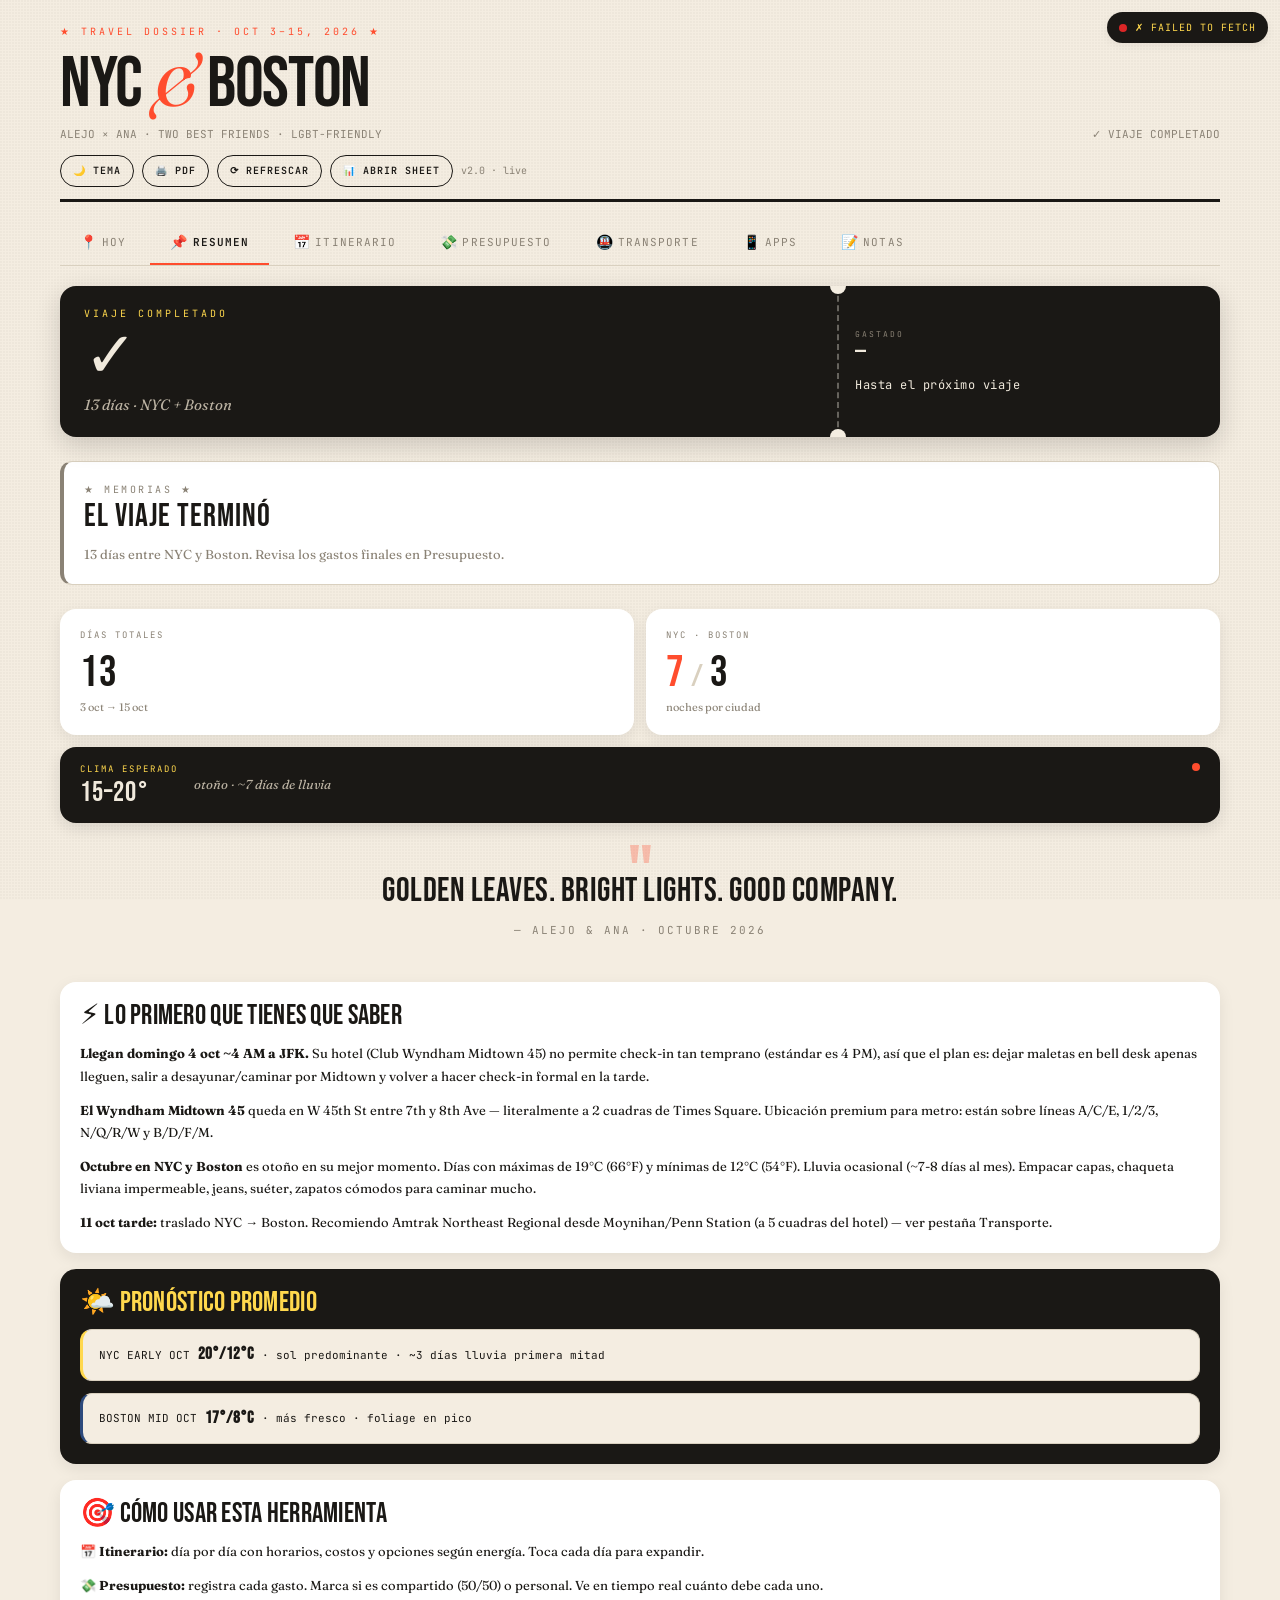
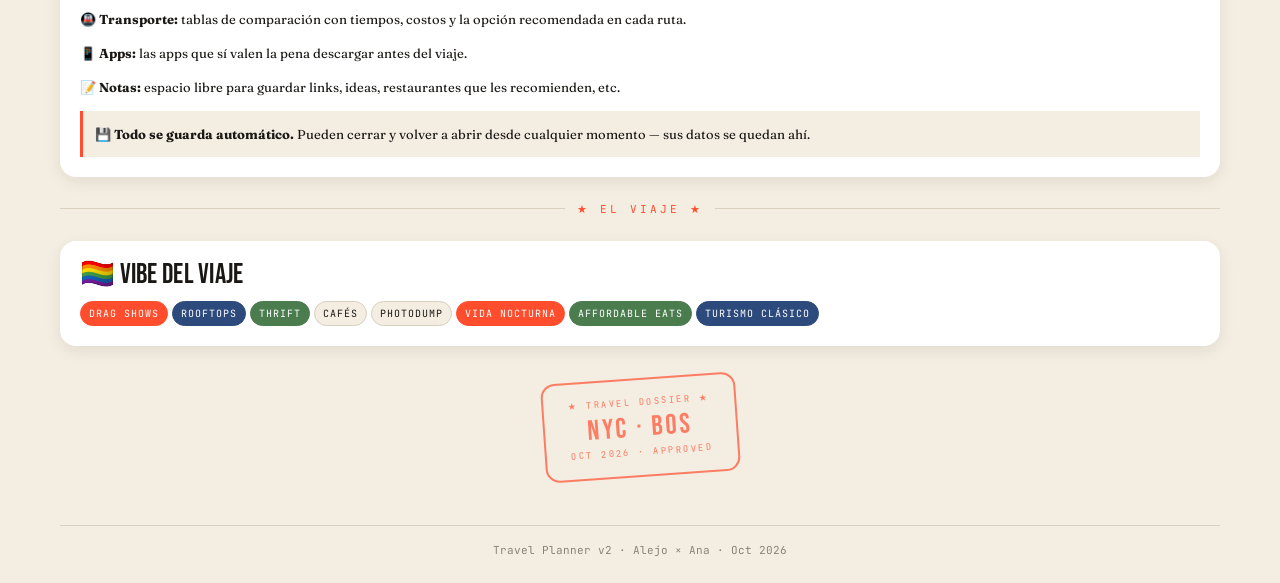
<file: index.html>
<!DOCTYPE html>
<html lang="es">
<head>
  <meta charset="UTF-8">
  <meta name="viewport" content="width=device-width, initial-scale=1.0, viewport-fit=cover">
  <meta name="theme-color" content="#f4ede1">
  <meta name="color-scheme" content="light">

  <title>NYC + BOS · Alejo & Ana · Oct 2026</title>
  <meta name="description" content="Travel dossier — NYC + Boston · Octubre 2026 · Alejo & Ana">

  <!-- ===================== PWA ===================== -->
  <link rel="manifest" href="manifest.json">

  <!-- Favicons -->
  <link rel="icon" type="image/png" sizes="32x32" href="icons/favicon-32.png">
  <link rel="icon" type="image/png" sizes="16x16" href="icons/favicon-16.png">
  <link rel="icon" type="image/svg+xml" href="icons/icon.svg">

  <!-- iOS Safari · instalación en pantalla de inicio -->
  <link rel="apple-touch-icon" href="icons/apple-touch-icon.png">
  <meta name="apple-mobile-web-app-capable" content="yes">
  <meta name="apple-mobile-web-app-status-bar-style" content="black-translucent">
  <meta name="apple-mobile-web-app-title" content="NYC + BOS">
  <meta name="mobile-web-app-capable" content="yes">

  <!-- Open Graph -->
  <meta property="og:title" content="NYC + BOS · Alejo & Ana">
  <meta property="og:description" content="Travel dossier · Oct 3–15, 2026">
  <meta property="og:type" content="website">
  <meta property="og:image" content="icons/icon-512.png">

  <!-- Fuentes -->
  <link rel="preconnect" href="https://fonts.googleapis.com">
  <link rel="preconnect" href="https://fonts.gstatic.com" crossorigin>
  <link href="https://fonts.googleapis.com/css2?family=Bebas+Neue&family=Fraunces:ital,wght@0,400;0,600;0,800;1,400&family=JetBrains+Mono:wght@400;600&display=swap" rel="stylesheet">

  <!-- Hojas de estilo (orden: tokens → base → layout → components → views → budget → responsive) -->
  <link rel="stylesheet" href="css/tokens.css">
  <link rel="stylesheet" href="css/base.css">
  <link rel="stylesheet" href="css/layout.css">
  <link rel="stylesheet" href="css/components.css">
  <link rel="stylesheet" href="css/views.css">
  <link rel="stylesheet" href="css/budget.css">
  <link rel="stylesheet" href="css/responsive.css">
  <link rel="stylesheet" href="css/motion.css">
  <script>
    // Anti-parpadeo: aplica el tema guardado ANTES de pintar
    (function () {
      try {
        var t = localStorage.getItem('tp2.theme');
        if (!t) {
          t = window.matchMedia && window.matchMedia('(prefers-color-scheme: dark)').matches ? 'dark' : 'light';
        }
        document.documentElement.setAttribute('data-theme', t);
      } catch (e) {}
    })();
  </script>
</head>
<body>

  <!-- ===================== SYNC STATUS ===================== -->
  <div class="sync-status sync-status--idle" id="sync-status" role="status" aria-live="polite">
    <span class="sync-status__dot"></span>
    <span id="sync-status-text">Iniciando...</span>
  </div>

  <!-- ===================== ERROR BANNER (persistente) ===================== -->
  <div id="error-banner" class="error-banner" role="alert" aria-live="assertive" hidden></div>

  <!-- ===================== APP WRAPPER ===================== -->
  <div class="wrap">

    <!-- ===================== HEADER ===================== -->
    <header class="site-header" role="banner">
      <p class="site-header__kicker">★ Travel Dossier · Oct 3–15, 2026 ★</p>
      <h1 class="site-header__title">
        NYC <span class="site-header__amp">&amp;</span> BOSTON
      </h1>
      <div class="site-header__sub">
        <span>ALEJO × ANA · TWO BEST FRIENDS · LGBT-FRIENDLY</span>
        <span id="trip-counter">— LOADING —</span>
      </div>
      <div class="site-header__actions">
        <button class="btn--ghost btn" id="theme-btn" type="button" aria-label="Cambiar tema claro/oscuro" title="Tema claro/oscuro">🌙 Tema</button>
        <button class="btn--ghost btn" id="export-pdf-btn" type="button" title="Exportar itinerario a PDF">🖨️ PDF</button>
        <button class="btn--ghost btn" id="refresh-btn" type="button">⟳ Refrescar</button>
        <button class="btn--ghost btn" id="open-sheet-btn" type="button">📊 Abrir Sheet</button>
        <span style="font-family: var(--font-mono); font-size: 10px; color: var(--text-muted);" id="app-version">v2.0 · BUILDING</span>
      </div>
    </header>

    <!-- ===================== TABS ===================== -->
    <nav class="tabs" role="tablist" aria-label="Secciones del dossier">
      <button class="tab is-active" role="tab" data-tab="today"     aria-selected="true"  aria-controls="today"     type="button">
        <span class="tab__icon" aria-hidden="true">📍</span> Hoy
      </button>
      <button class="tab" role="tab" data-tab="overview"  aria-selected="false" aria-controls="overview"  type="button">
        <span class="tab__icon" aria-hidden="true">📌</span> Resumen
      </button>
      <button class="tab" role="tab" data-tab="itinerary" aria-selected="false" aria-controls="itinerary" type="button">
        <span class="tab__icon" aria-hidden="true">📅</span> Itinerario
      </button>
      <button class="tab" role="tab" data-tab="budget"    aria-selected="false" aria-controls="budget"    type="button">
        <span class="tab__icon" aria-hidden="true">💸</span> Presupuesto
      </button>
      <button class="tab" role="tab" data-tab="transport" aria-selected="false" aria-controls="transport" type="button">
        <span class="tab__icon" aria-hidden="true">🚇</span> Transporte
      </button>
      <button class="tab" role="tab" data-tab="apps"      aria-selected="false" aria-controls="apps"      type="button">
        <span class="tab__icon" aria-hidden="true">📱</span> Apps
      </button>
      <button class="tab" role="tab" data-tab="notes"     aria-selected="false" aria-controls="notes"     type="button">
        <span class="tab__icon" aria-hidden="true">📝</span> Notas
      </button>
    </nav>

    <!-- ===================== PANELS ===================== -->
    <main class="panels" role="main">

      <!-- Today: lo monta js/views/today.js -->
      <section class="panel is-active" id="today" role="tabpanel"></section>

      <!-- Overview: lo monta js/views/overview.js -->
      <section class="panel" id="overview" role="tabpanel"></section>

      <!-- Itinerary: lo monta js/views/itinerary.js -->
      <section class="panel" id="itinerary" role="tabpanel"></section>

      <!-- Budget: lo monta js/views/budget.js -->
      <section class="panel" id="budget" role="tabpanel"></section>

      <!-- Transport: lo monta js/views/transport.js -->
      <section class="panel" id="transport" role="tabpanel"></section>

      <!-- Apps: lo monta js/views/apps.js -->
      <section class="panel" id="apps" role="tabpanel"></section>

      <!-- Notes: lo monta js/views/notes.js -->
      <section class="panel" id="notes" role="tabpanel"></section>

    </main>

    <footer class="site-footer" role="contentinfo">
      <p>Travel Planner v2 · Alejo × Ana · Oct 2026</p>
    </footer>

  </div>

  <script type="module" src="js/app.js"></script>

</body>
</html>
</file>
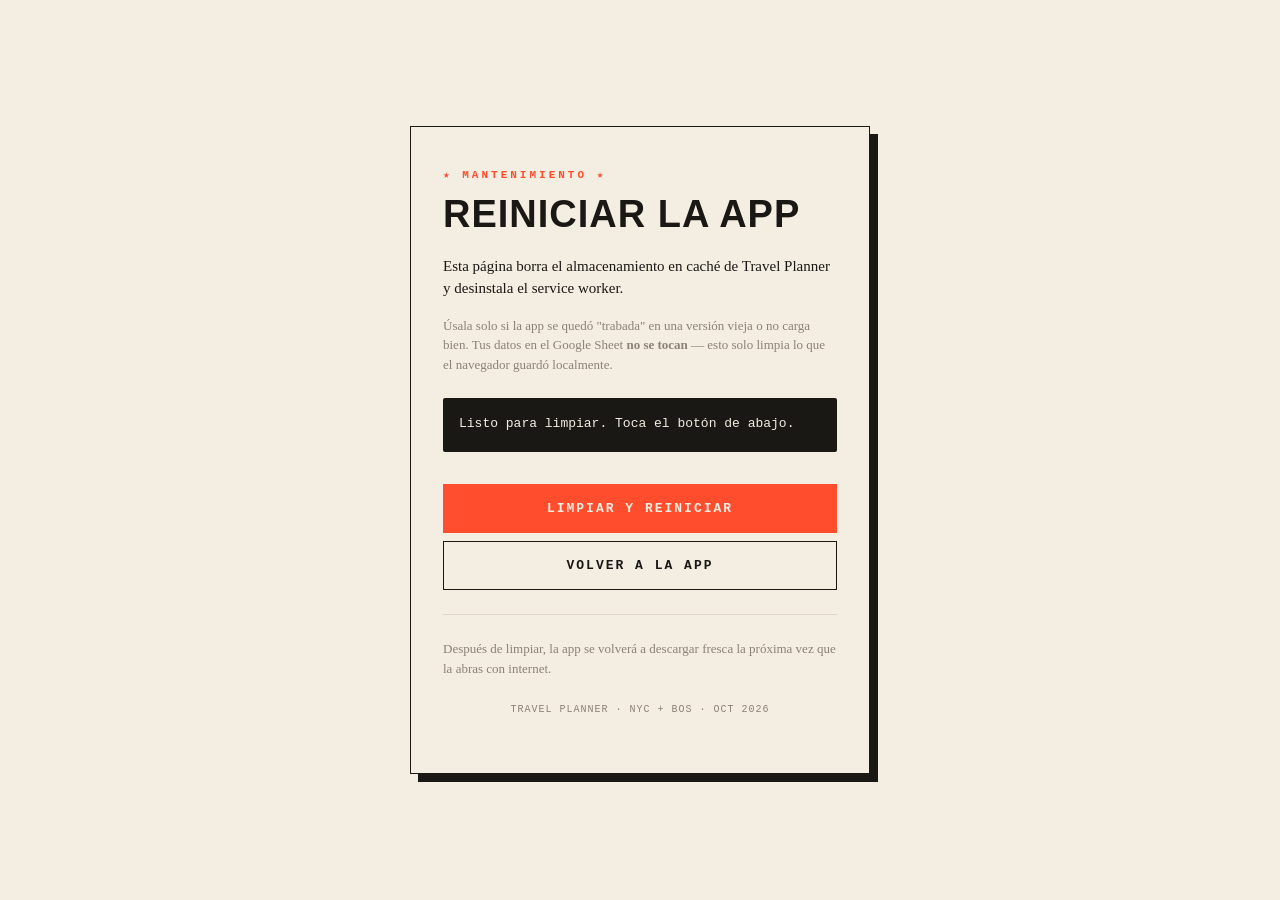
<file: sw-uninstall.html>
<!DOCTYPE html>
<html lang="es">
<head>
  <meta charset="UTF-8">
  <meta name="viewport" content="width=device-width, initial-scale=1.0">
  <meta name="robots" content="noindex">
  <title>Reset · Travel Planner</title>
  <style>
    :root {
      --paper: #f4ede1; --ink: #1a1815; --accent: #ff4d2e;
      --yellow: #ffd84d; --muted: #8a8275; --line: #e0d7c8;
    }
    * { margin: 0; padding: 0; box-sizing: border-box; }
    body {
      font-family: Georgia, 'Times New Roman', serif;
      background: var(--paper); color: var(--ink);
      min-height: 100vh; display: flex; align-items: center;
      justify-content: center; padding: 24px; line-height: 1.5;
    }
    .card {
      width: 100%; max-width: 460px; background: var(--paper);
      border: 1px solid var(--ink); padding: 40px 32px;
      box-shadow: 8px 8px 0 var(--ink);
    }
    .kicker {
      font-family: 'Courier New', monospace; font-size: 11px;
      letter-spacing: 3px; text-transform: uppercase;
      color: var(--accent); margin-bottom: 12px; font-weight: bold;
    }
    h1 {
      font-family: 'Arial Narrow', 'Helvetica Neue', sans-serif;
      font-size: 38px; line-height: 1.05; letter-spacing: 1px;
      text-transform: uppercase; margin-bottom: 20px; font-weight: 800;
    }
    p { font-size: 15px; margin-bottom: 16px; color: var(--ink); }
    .muted { color: var(--muted); font-size: 13px; }
    .status {
      font-family: 'Courier New', monospace; font-size: 13px;
      padding: 16px; background: var(--ink); color: var(--paper);
      margin: 24px 0; min-height: 54px; white-space: pre-line;
      border-radius: 2px;
    }
    .status b { color: var(--yellow); }
    .status .ok { color: #7ee787; }
    .status .err { color: #ff7b72; }
    button {
      font-family: 'Courier New', monospace; font-size: 13px;
      letter-spacing: 2px; text-transform: uppercase; font-weight: bold;
      padding: 16px 24px; width: 100%; cursor: pointer;
      border: 1px solid var(--ink); transition: transform 0.1s, background 0.15s;
      margin-top: 8px;
    }
    button:active { transform: translate(2px, 2px); }
    .btn-primary { background: var(--accent); color: var(--paper); border-color: var(--accent); }
    .btn-primary:hover { background: #e63e20; }
    .btn-secondary { background: transparent; color: var(--ink); }
    .btn-secondary:hover { background: var(--line); }
    button:disabled { opacity: 0.4; cursor: not-allowed; }
    .divider { height: 1px; background: var(--line); margin: 24px 0; }
    .footer {
      font-family: 'Courier New', monospace; font-size: 10px;
      letter-spacing: 1px; color: var(--muted); text-align: center;
      margin-top: 24px; text-transform: uppercase;
    }
  </style>
</head>
<body>
  <div class="card">
    <p class="kicker">★ Mantenimiento ★</p>
    <h1>Reiniciar la app</h1>
    <p>Esta página borra el almacenamiento en caché de Travel Planner y desinstala el service worker.</p>
    <p class="muted">Úsala solo si la app se quedó "trabada" en una versión vieja o no carga bien. Tus datos en el Google Sheet <b>no se tocan</b> &mdash; esto solo limpia lo que el navegador guardó localmente.</p>
    <div class="status" id="status" role="status" aria-live="polite">Listo para limpiar. Toca el botón de abajo.</div>
    <button class="btn-primary" id="reset-btn" type="button">Limpiar y reiniciar</button>
    <button class="btn-secondary" id="back-btn" type="button">Volver a la app</button>
    <div class="divider"></div>
    <p class="muted" style="margin-bottom: 0;">Después de limpiar, la app se volverá a descargar fresca la próxima vez que la abras con internet.</p>
    <p class="footer">Travel Planner &middot; NYC + BOS &middot; Oct 2026</p>
  </div>
  <script>
    (function () {
      'use strict';
      var statusEl = document.getElementById('status');
      var resetBtn = document.getElementById('reset-btn');
      var backBtn = document.getElementById('back-btn');
      function log(msg, cls) {
        statusEl.innerHTML = cls ? '<span class="' + cls + '">' + msg + '</span>' : msg;
      }
      function append(msg, cls) {
        var line = cls ? '<span class="' + cls + '">' + msg + '</span>' : msg;
        statusEl.innerHTML += '\n' + line;
      }
      backBtn.addEventListener('click', function () { window.location.href = './'; });
      resetBtn.addEventListener('click', async function () {
        resetBtn.disabled = true;
        backBtn.disabled = true;
        log('Iniciando limpieza...', '');
        var hadErrors = false;
        try {
          if ('serviceWorker' in navigator) {
            var regs = await navigator.serviceWorker.getRegistrations();
            if (regs.length === 0) {
              append('\u2022 No hab\u00eda service workers registrados.');
            } else {
              for (var i = 0; i < regs.length; i++) { await regs[i].unregister(); }
              append('\u2022 Service workers desinstalados: ' + regs.length, 'ok');
            }
          } else {
            append('\u2022 Este navegador no usa service workers.');
          }
        } catch (err) {
          hadErrors = true;
          append('\u2022 Error desinstalando SW: ' + err.message, 'err');
        }
        try {
          if ('caches' in window) {
            var keys = await caches.keys();
            if (keys.length === 0) {
              append('\u2022 No hab\u00eda caches que borrar.');
            } else {
              for (var j = 0; j < keys.length; j++) { await caches.delete(keys[j]); }
              append('\u2022 Caches borrados: ' + keys.length, 'ok');
            }
          }
        } catch (err) {
          hadErrors = true;
          append('\u2022 Error borrando caches: ' + err.message, 'err');
        }
        if (hadErrors) {
          append('\nTerminado con algunos errores. Puedes intentar de nuevo.', 'err');
          resetBtn.disabled = false;
          resetBtn.textContent = 'Intentar de nuevo';
        } else {
          append('\n\u2713 Limpieza completa.', 'ok');
          append('Redirigiendo a la app en 3 segundos...');
          backBtn.disabled = false;
          backBtn.textContent = 'Ir ahora';
          setTimeout(function () { window.location.href = './'; }, 3000);
        }
      });
    })();
  </script>
</body>
</html>
</file>
<file: css/tokens.css>
/* ============================================================
   TOKENS · Design system del Travel Planner
   Única fuente de verdad para colores, tipografía y espaciado.
   ============================================================ */

:root {

  /* ====== PALETA BASE (identidad del proyecto) ====== */
  --color-paper:        #f4ede1;   /* fondo crema, "papel" */
  --color-ink:          #1a1815;   /* negro suave, texto principal */
  --color-accent:       #ff4d2e;   /* naranja vibrante, CTAs y énfasis */
  --color-accent-2:     #ffd84d;   /* amarillo, destacados y números */
  --color-green:        #4a7c4e;   /* verde para tags positivos / eco */
  --color-blue:         #2d4a7c;   /* azul para tags fríos / Boston */
  --color-muted:        #8a8275;   /* texto secundario */
  --color-line:         #d9d0bf;   /* bordes sutiles */
  --color-white:        #ffffff;
  --color-paper-alt:    #ffe89c;   /* amarillo claro para gradientes de hack */

  /* ====== TOKENS SEMÁNTICOS (los que usan los componentes) ====== */
  --bg:                 var(--color-paper);
  --surface:            var(--color-white);
  --surface-dark:       var(--color-ink);
  --surface-accent:     var(--color-accent);
  --surface-paper:      var(--color-paper);

  --text:               var(--color-ink);
  --text-on-dark:       var(--color-paper);
  --text-on-accent:     var(--color-white);
  --text-muted:         var(--color-muted);
  --text-accent:        var(--color-accent);
  --text-highlight:     var(--color-accent-2);

  --border:             var(--color-line);
  --border-strong:      var(--color-ink);

  /* ====== ESTADOS ====== */
  --success:            var(--color-green);
  --warning:            #d97706;
  --danger:             #dc2626;
  --info:               var(--color-blue);

  /* Paneles SIEMPRE oscuros (boarding pass, hero, climate, etc.)
     No se invierten en modo oscuro: siempre tinta + texto claro */
  --panel-dark:         #1a1815;
  --panel-dark-soft:    #26231f;
  --panel-dark-text:    #f0e9dc;

  /* ====== TIPOGRAFÍA ====== */
  --font-display:       'Bebas Neue', system-ui, sans-serif;
  --font-body:          'Fraunces', Georgia, serif;
  --font-mono:          'JetBrains Mono', 'Courier New', monospace;

  /* Escala fluida con clamp(min, preferred, max) */
  --text-xs:            11px;
  --text-sm:            13px;
  --text-base:          15px;
  --text-lg:            17px;
  --text-xl:            20px;
  --text-2xl:           clamp(22px, 4vw, 28px);
  --text-3xl:           clamp(28px, 5vw, 36px);
  --text-4xl:           clamp(32px, 6vw, 48px);
  --text-hero:          clamp(38px, 9vw, 72px);

  /* Pesos */
  --weight-normal:      400;
  --weight-semibold:    600;
  --weight-bold:        700;
  --weight-extrabold:   800;

  /* Line heights */
  --leading-tight:      1;
  --leading-snug:       1.2;
  --leading-normal:     1.5;
  --leading-relaxed:    1.7;

  /* Letter spacing */
  --tracking-tight:     -0.02em;
  --tracking-normal:    0;
  --tracking-wide:      0.1em;
  --tracking-wider:     0.15em;
  --tracking-widest:    0.3em;

  /* ====== ESPACIADO (múltiplos de 4) ====== */
  --space-1:            4px;
  --space-2:            8px;
  --space-3:            12px;
  --space-4:            16px;
  --space-5:            20px;
  --space-6:            24px;
  --space-8:            32px;
  --space-10:           40px;
  --space-12:           48px;
  --space-16:           64px;
  --space-20:           80px;

  /* ====== BORDES Y RADIOS ====== */
  /* Rediseño: radios suaves/redondeados en toda la app */
  --radius-none:        0;
  --radius-xs:          12px;      /* antes 2px — ahora suave (cards, botones) */
  --radius-sm:          14px;
  --radius-md:          16px;
  --radius-pill:        9999px;

  --border-width:       1px;
  --border-width-thick: 3px;

  /* ====== SOMBRAS SUAVES (rediseño editorial premium) ====== */
  --shadow-sm:          0 3px 10px rgba(26, 24, 21, 0.06);
  --shadow-md:          0 5px 16px rgba(26, 24, 21, 0.08);
  --shadow-lg:          0 8px 24px rgba(26, 24, 21, 0.14);
  --shadow-accent:      0 5px 16px rgba(255, 77, 46, 0.18);
  --shadow-accent-lg:   0 8px 24px rgba(255, 77, 46, 0.22);

  /* ====== TRANSICIONES ====== */
  --transition-fast:    0.15s ease;
  --transition-base:    0.25s ease;
  --transition-slow:    0.4s ease;

  /* Easings expresivos (Fase 8.1) */
  --ease-out:           cubic-bezier(0.16, 1, 0.3, 1);    /* salida suave */
  --ease-spring:        cubic-bezier(0.34, 1.56, 0.64, 1); /* leve rebote */
  --ease-in-out:        cubic-bezier(0.65, 0, 0.35, 1);
  --motion-stagger:     60ms;  /* retraso entre cards en cascada */

  /* ====== Z-INDEX (escalera ordenada) ====== */
  --z-base:             0;
  --z-grain:            1;
  --z-content:          2;
  --z-sticky:           50;
  --z-sync-status:      900;
  --z-toast:            1000;
  --z-modal:            9999;

  /* ====== LAYOUT ====== */
  --wrap-max:           1200px;
  --wrap-padding-x:     16px;
  --wrap-padding-y:     20px;
  --header-border:      3px;

  /* ====== TOUCH TARGETS ====== */
  --touch-min:          44px;     /* mínimo accesible (Apple/Google) */

  /* ====== BREAKPOINTS (referencia para JS) ====== */
  --bp-sm:              600px;
  --bp-md:              768px;
  --bp-lg:              1024px;
  --bp-xl:              1280px;
}

/* ============================================================
   MODO OSCURO
   Solo redefine tokens SEMÁNTICOS. Los componentes no cambian:
   leen estas variables y se adaptan solos.
   Fondo: tinta cálida (no negro puro) para mantener el carácter
   editorial. Acentos naranja/amarillo se conservan.
   ============================================================ */
[data-theme="dark"] {
  --color-paper:        #1c1a17;   /* fondo: tinta cálida profunda */
  --color-ink:          #f0e9dc;   /* "texto tinta" ahora es claro */

  --bg:                 #161412;   /* fondo base un poco más oscuro */
  --surface:            #26231f;   /* cards: tinta cálida elevada */
  --surface-dark:       #0f0e0c;   /* cards oscuras: casi negro */
  --surface-accent:     var(--color-accent);
  --surface-paper:      #2e2a25;

  --text:               #f0e9dc;   /* texto principal claro */
  --text-on-dark:       #f0e9dc;
  --text-on-accent:     #1a1815;   /* sobre naranja: tinta */
  --text-muted:         #a39b8c;   /* secundario, legible en oscuro */
  --text-accent:        var(--color-accent);
  --text-highlight:     var(--color-accent-2);

  --border:             #3a352e;   /* bordes sutiles en oscuro */
  --border-strong:      #f0e9dc;

  /* Sombras: en oscuro casi no se ven, así que sutiles y frías */
  --shadow-sm:          0 3px 10px rgba(0, 0, 0, 0.35);
  --shadow-md:          0 5px 16px rgba(0, 0, 0, 0.45);
  --shadow-lg:          0 8px 24px rgba(0, 0, 0, 0.55);
  --shadow-accent:      0 5px 16px rgba(255, 77, 46, 0.3);
  --shadow-accent-lg:   0 8px 24px rgba(255, 77, 46, 0.35);
}
</file>
<file: css/base.css>
/* ============================================================
   BASE · Reset, body, grain, foco, selección
   Capa cimiento. Después de tokens.css, antes de todo lo demás.
   ============================================================ */

/* ---------- Reset moderno ---------- */
*, *::before, *::after {
  box-sizing: border-box;
  margin: 0;
  padding: 0;
  -webkit-tap-highlight-color: transparent;
}

html {
  -webkit-text-size-adjust: 100%;
  -moz-text-size-adjust: 100%;
  text-size-adjust: 100%;
  scroll-behavior: smooth;
}

body {
  min-height: 100vh;
  min-height: 100dvh;
  font-family: var(--font-body);
  font-size: var(--text-base);
  font-weight: var(--weight-normal);
  line-height: var(--leading-normal);
  color: var(--text);
  background: var(--bg);
  -webkit-font-smoothing: antialiased;
  -moz-osx-font-smoothing: grayscale;
  text-rendering: optimizeLegibility;
  overflow-x: hidden;
}

/* Tipografía heredada en formularios */
input, button, textarea, select {
  font: inherit;
  color: inherit;
}

/* Imágenes responsivas */
img, picture, svg, video {
  display: block;
  max-width: 100%;
}

/* Listas sin estilo por defecto */
ul, ol {
  list-style: none;
}

/* Links neutros por defecto */
a {
  color: inherit;
  text-decoration: none;
}

/* Headings respetan la jerarquía via clases, no via tag */
h1, h2, h3, h4, h5, h6 {
  font-weight: inherit;
  font-size: inherit;
  line-height: var(--leading-snug);
}

/* Botones sin estilo nativo */
button {
  background: none;
  border: none;
  cursor: pointer;
  text-align: inherit;
}

/* Inputs sin estilo nativo */
input, textarea, select {
  background: none;
  border: none;
  outline: none;
}

/* ---------- Efecto grain (textura de papel impreso) ---------- */
body::before {
  content: '';
  position: fixed;
  inset: 0;
  background-image: radial-gradient(
    circle at 1px 1px,
    rgba(0, 0, 0, 0.06) 1px,
    transparent 0
  );
  background-size: 3px 3px;
  pointer-events: none;
  z-index: var(--z-grain);
  opacity: 0.4;
}

/* ---------- Foco accesible (solo con teclado) ---------- */
:focus {
  outline: none;
}

:focus-visible {
  outline: 2px solid var(--color-accent);
  outline-offset: 2px;
  border-radius: var(--radius-xs);
}

/* ---------- Selección de texto ---------- */
::selection {
  background: var(--color-accent);
  color: var(--color-white);
}

::-moz-selection {
  background: var(--color-accent);
  color: var(--color-white);
}

/* ---------- Scrollbar (WebKit + Firefox) ---------- */
* {
  scrollbar-width: thin;
  scrollbar-color: var(--color-muted) transparent;
}

*::-webkit-scrollbar {
  width: 8px;
  height: 8px;
}

*::-webkit-scrollbar-track {
  background: transparent;
}

*::-webkit-scrollbar-thumb {
  background: var(--color-muted);
  border-radius: var(--radius-pill);
}

*::-webkit-scrollbar-thumb:hover {
  background: var(--color-ink);
}

/* Ocultar scrollbar pero mantener scroll (utilidad) */
.no-scrollbar {
  scrollbar-width: none;
}
.no-scrollbar::-webkit-scrollbar {
  display: none;
}

/* ---------- Accesibilidad: ocultar visualmente pero mantener para screen readers ---------- */
.visually-hidden {
  position: absolute;
  width: 1px;
  height: 1px;
  padding: 0;
  margin: -1px;
  overflow: hidden;
  clip: rect(0, 0, 0, 0);
  white-space: nowrap;
  border: 0;
}

/* ---------- Respeto a preferencia de movimiento reducido ---------- */
@media (prefers-reduced-motion: reduce) {
  *, *::before, *::after {
    animation-duration: 0.01ms !important;
    animation-iteration-count: 1 !important;
    transition-duration: 0.01ms !important;
    scroll-behavior: auto !important;
  }
}

/* ---------- Contenedor principal ---------- */
.wrap {
  max-width: var(--wrap-max);
  margin: 0 auto;
  padding: var(--wrap-padding-y) var(--wrap-padding-x);
  position: relative;
  z-index: var(--z-content);
}
</file>
<file: css/layout.css>
/* ============================================================
   LAYOUT · Header, tabs, paneles, grid system
   Construye sobre tokens.css y base.css
   ============================================================ */

/* ---------- HEADER del sitio ---------- */
.site-header {
  border-bottom: var(--header-border) solid var(--text);
  padding-bottom: var(--space-3);
  margin-bottom: var(--space-5);
  position: relative;
}

.site-header__kicker {
  font-family: var(--font-mono);
  font-size: 10px;
  letter-spacing: var(--tracking-widest);
  text-transform: uppercase;
  color: var(--text-accent);
  margin-bottom: var(--space-2);
}

.site-header__title {
  font-family: var(--font-display);
  font-size: var(--text-hero);
  line-height: 0.92;
  letter-spacing: var(--tracking-tight);
}

.site-header__amp {
  color: var(--text-accent);
  font-style: italic;
  font-family: var(--font-body);
  font-weight: var(--weight-normal);
}

.site-header__sub {
  display: flex;
  justify-content: space-between;
  align-items: flex-end;
  margin-top: var(--space-2);
  font-family: var(--font-mono);
  font-size: var(--text-xs);
  color: var(--text-muted);
  flex-wrap: wrap;
  gap: var(--space-2);
}

.site-header__actions {
  margin-top: var(--space-3);
  display: flex;
  gap: var(--space-2);
  align-items: center;
  flex-wrap: wrap;
}

/* ---------- TABS de navegación ---------- */
.tabs {
  display: flex;
  gap: var(--space-1);
  margin-bottom: var(--space-5);
  overflow-x: auto;
  border-bottom: 1px solid var(--border);
  padding-bottom: 0;
}

.tabs::-webkit-scrollbar {
  display: none;
}
.tabs {
  scrollbar-width: none;
}

.tab {
  padding: var(--space-3) var(--space-4);
  min-height: var(--touch-min);
  font-family: var(--font-mono);
  font-size: var(--text-xs);
  letter-spacing: var(--tracking-wide);
  text-transform: uppercase;
  color: var(--text-muted);
  white-space: nowrap;
  border-bottom: var(--border-width-thick) solid transparent;
  margin-bottom: -1px;
  transition: color var(--transition-base), border-color var(--transition-base);
  display: flex;
  align-items: center;
  gap: var(--space-1);
}

.tab:hover {
  color: var(--text);
}

.tab[aria-selected="true"],
.tab.is-active {
  color: var(--text);
  border-bottom-color: var(--color-accent);
  font-weight: var(--weight-semibold);
}

.tab__icon {
  font-size: 14px;
  line-height: 1;
}

/* ---------- PANELES (contenido de cada tab) ---------- */
.panels {
  position: relative;
}

.panel {
  display: none;
  animation: panelFade 0.3s ease;
}

.panel.is-active {
  display: block;
}

@keyframes panelFade {
  from {
    opacity: 0;
    transform: translateY(8px);
  }
  to {
    opacity: 1;
    transform: translateY(0);
  }
}

/* ---------- DIVIDER decorativo ---------- */
.divider {
  height: 1px;
  background: var(--border);
  margin: var(--space-5) 0;
  position: relative;
}

.divider::before {
  content: '◆';
  position: absolute;
  left: 50%;
  top: 50%;
  transform: translate(-50%, -50%);
  background: var(--bg);
  padding: 0 var(--space-3);
  color: var(--text-accent);
  font-size: 10px;
}

/* ---------- GRID SYSTEM ---------- */
.grid {
  display: grid;
  gap: var(--space-3);
}

.grid--summary {
  grid-template-columns: repeat(auto-fit, minmax(140px, 1fr));
}

.grid--cards {
  grid-template-columns: repeat(auto-fit, minmax(220px, 1fr));
}

.grid--two {
  grid-template-columns: 1fr 1fr;
  gap: var(--space-3);
}

/* ---------- FOOTER ---------- */
.site-footer {
  margin-top: var(--space-12);
  padding-top: var(--space-4);
  border-top: 1px solid var(--border);
  font-family: var(--font-mono);
  font-size: var(--text-xs);
  color: var(--text-muted);
  text-align: center;
}

/* ---------- EMPTY STATE ---------- */
.empty {
  text-align: center;
  padding: var(--space-8) var(--space-5);
  color: var(--text-muted);
  font-style: italic;
  font-size: var(--text-sm);
}

/* ============================================================
   SKELETONS · placeholders editoriales (Fase 6.8)
   ============================================================
   Sistema modular:
     .skeleton              · base con shimmer animado
     .skeleton--text        · línea de texto fina
     .skeleton--text-lg     · línea grande (títulos)
     .skeleton--text-xl     · número/título display
     .skeleton--block       · bloque mediano (50px alto)
     .skeleton--card        · card completa
     .skeleton--circle      · círculo (avatares)
     .skeleton--narrow      · ancho 60%
     .skeleton--medium      · ancho 80%
   Modificadores se combinan: <div class="skeleton skeleton--text-lg skeleton--medium">
   ============================================================ */

.skeleton {
  display: block;
  position: relative;
  background: linear-gradient(
    90deg,
    var(--color-paper) 0%,
    var(--color-line) 25%,
    var(--color-paper-alt) 50%,
    var(--color-line) 75%,
    var(--color-paper) 100%
  );
  background-size: 400% 100%;
  animation: skeletonShimmer 2.2s ease-in-out infinite;
  border-radius: var(--radius-xs);
  border: 1px solid transparent;
  /* fallback height para skeletons inline sin clase de tipo */
  min-height: 14px;
  overflow: hidden;
  /* evitar interacciones accidentales */
  pointer-events: none;
  user-select: none;
}

/* Tamaños de altura por tipo */
.skeleton--text     { height: 12px; margin-bottom: 6px; }
.skeleton--text-lg  { height: 18px; margin-bottom: 8px; }
.skeleton--text-xl  { height: 36px; margin-bottom: 10px; }
.skeleton--block    { height: 50px; margin-bottom: 12px; }
.skeleton--card     { height: 120px; margin-bottom: 16px; }
.skeleton--tall     { height: 200px; margin-bottom: 16px; }

/* Forma circular para avatares */
.skeleton--circle {
  width: 36px;
  height: 36px;
  border-radius: 50%;
  flex-shrink: 0;
}

/* Modificadores de ancho */
.skeleton--narrow { width: 60%; }
.skeleton--medium { width: 80%; }
.skeleton--short  { width: 35%; }

/* Card oscura para overview */
.skeleton--dark {
  background: linear-gradient(
    90deg,
    var(--color-ink) 0%,
    #2a2722 25%,
    var(--surface-dark) 50%,
    #2a2722 75%,
    var(--color-ink) 100%
  );
  background-size: 400% 100%;
}

/* Layout helpers para componer placeholders */
.skeleton-row {
  display: flex;
  align-items: center;
  gap: var(--space-3);
  margin-bottom: var(--space-3);
}

.skeleton-row__col {
  flex: 1;
  min-width: 0;
}

.skeleton-grid-2 {
  display: grid;
  grid-template-columns: 1fr 1fr;
  gap: var(--space-3);
  margin-bottom: var(--space-3);
}

.skeleton-grid-3 {
  display: grid;
  grid-template-columns: 1fr 1fr 1fr;
  gap: var(--space-2);
  margin-bottom: var(--space-3);
}

@media (max-width: 600px) {
  .skeleton-grid-3 { grid-template-columns: 1fr 1fr; }
}

@keyframes skeletonShimmer {
  0%   { background-position: 100% 50%; }
  100% { background-position: 0% 50%; }
}

/* Respetar preferencias de reducción de movimiento */
@media (prefers-reduced-motion: reduce) {
  .skeleton {
    animation: none;
    background: var(--color-line);
  }
  .skeleton--dark {
    background: var(--surface-dark);
  }
}
</file>
<file: css/components.css>
/* ============================================================
   COMPONENTS · Cards, buttons, tags, inputs, modal, toast
   ============================================================ */

/* ============================================================
   CARDS
   ============================================================ */
.card {
  background: var(--surface);
  border: none;
  border-radius: var(--radius-md);
  padding: var(--space-5);
  box-shadow: var(--shadow-md);
}

.card + .card {
  margin-top: var(--space-4);
}

.card--dark {
  background: var(--surface-dark);
  color: var(--text-on-dark);
  border-color: var(--surface-dark);
}

.card--dark .card__label {
  color: var(--text-highlight);
}

.card--accent {
  background: var(--surface-accent);
  color: var(--text-on-accent);
  border-color: transparent;
}

.card--accent .card__label {
  color: var(--color-white);
  opacity: 0.9;
}

.card--paper {
  background: var(--surface-paper);
}

.card__label {
  font-family: var(--font-mono);
  font-size: 10px;
  letter-spacing: var(--tracking-wider);
  text-transform: uppercase;
  color: var(--text-muted);
  margin-bottom: var(--space-2);
}

.card__title {
  font-family: var(--font-display);
  font-size: var(--text-2xl);
  letter-spacing: 0.01em;
  line-height: var(--leading-tight);
  margin-bottom: var(--space-3);
}

.card__subtitle {
  font-family: var(--font-body);
  font-weight: var(--weight-semibold);
  font-size: var(--text-lg);
  margin-bottom: var(--space-2);
}

.card__big {
  font-family: var(--font-display);
  font-size: 48px;
  line-height: 1;
  letter-spacing: var(--tracking-tight);
}

.card__meta {
  font-size: var(--text-xs);
  color: var(--text-muted);
  margin-top: var(--space-1);
}

.card__body {
  font-size: var(--text-sm);
  line-height: var(--leading-relaxed);
}

.card__body p + p {
  margin-top: var(--space-3);
}

/* ============================================================
   BUTTONS
   ============================================================ */
.btn {
  display: inline-flex;
  align-items: center;
  justify-content: center;
  gap: var(--space-2);
  padding: var(--space-3) var(--space-4);
  min-height: var(--touch-min);
  background: var(--surface-dark);
  color: var(--text-on-dark);
  border: 1px solid var(--surface-dark);
  font-family: var(--font-mono);
  font-size: var(--text-xs);
  letter-spacing: var(--tracking-wide);
  text-transform: uppercase;
  font-weight: var(--weight-semibold);
  cursor: pointer;
  border-radius: var(--radius-pill);
  transition: background var(--transition-base), transform var(--transition-fast), box-shadow var(--transition-base);
}

.btn:hover {
  background: var(--color-accent);
  border-color: var(--color-accent);
}

.btn:active {
  transform: scale(0.97);
}

.btn--full {
  width: 100%;
}

.btn--outline {
  background: transparent;
  color: var(--text);
  border: 1px solid var(--text);
}

.btn--outline:hover {
  background: var(--text);
  color: var(--bg);
}

.btn--accent {
  background: var(--color-accent);
  border-color: var(--color-accent);
  color: var(--text-on-accent);
  box-shadow: var(--shadow-accent);
}

.btn--accent:hover {
  background: var(--color-ink);
  border-color: var(--color-ink);
  box-shadow: var(--shadow-md);
}

.btn--ghost {
  background: transparent;
  color: var(--text);
  border: 1px solid var(--text);
  padding: var(--space-1) var(--space-3);
  min-height: 32px;
  border-radius: var(--radius-pill);
  font-size: 10px;
}

.btn--ghost:hover {
  background: var(--text);
  color: var(--bg);
}

.btn:focus-visible {
  outline: 2px solid var(--color-accent);
  outline-offset: 2px;
}

.btn[disabled] {
  opacity: 0.5;
  cursor: not-allowed;
  pointer-events: none;
}

/* ============================================================
   TAGS (píldoras)
   ============================================================ */
.tag {
  display: inline-block;
  padding: var(--space-1) var(--space-2);
  background: var(--surface-paper);
  border: 1px solid var(--border);
  border-radius: var(--radius-pill);
  font-family: var(--font-mono);
  font-size: 10px;
  text-transform: uppercase;
  letter-spacing: var(--tracking-wide);
  color: var(--text);
  white-space: nowrap;
}

.tag--hot {
  background: var(--color-accent);
  color: var(--color-white);
  border-color: var(--color-accent);
}

.tag--cool {
  background: var(--color-blue);
  color: var(--color-white);
  border-color: var(--color-blue);
}

.tag--eco {
  background: var(--color-green);
  color: var(--color-white);
  border-color: var(--color-green);
}

.tag--warning {
  background: var(--color-accent-2);
  color: var(--color-ink);
  border-color: var(--color-ink);
}

.tag-row {
  display: flex;
  gap: var(--space-1);
  flex-wrap: wrap;
}

/* ============================================================
   INPUTS / FORMS
   ============================================================ */
.input,
.select,
.textarea {
  width: 100%;
  padding: var(--space-2) var(--space-3);
  min-height: var(--touch-min);
  border: 1px solid var(--border);
  background: var(--surface);
  font-family: var(--font-mono);
  font-size: var(--text-sm);
  border-radius: var(--radius-xs);
  color: var(--text);
  transition: border-color var(--transition-fast);
}

.input:focus,
.select:focus,
.textarea:focus {
  border-color: var(--color-accent);
  outline: none;
}

.input:focus-visible,
.select:focus-visible,
.textarea:focus-visible {
  outline: 2px solid var(--color-accent);
  outline-offset: 1px;
}

.textarea {
  min-height: 120px;
  padding: var(--space-3);
  font-family: var(--font-body);
  font-size: var(--text-sm);
  line-height: var(--leading-normal);
  resize: vertical;
}

.field {
  display: flex;
  flex-direction: column;
  gap: var(--space-1);
}

.field__label {
  font-family: var(--font-mono);
  font-size: 10px;
  letter-spacing: var(--tracking-wide);
  text-transform: uppercase;
  color: var(--text-muted);
}

.field__help {
  font-size: var(--text-xs);
  color: var(--text-muted);
  margin-top: var(--space-1);
}

.field__error {
  font-size: var(--text-xs);
  color: var(--danger);
  margin-top: var(--space-1);
}

/* ============================================================
   MODAL (overlay + card)
   ============================================================ */
.modal {
  position: fixed;
  inset: 0;
  background: rgba(15, 14, 12, 0.95);
  z-index: var(--z-modal);
  display: flex;
  align-items: center;
  justify-content: center;
  padding: var(--space-5);
  animation: modalFade 0.2s ease;
}

.modal[hidden] {
  display: none;
}

@keyframes modalFade {
  from { opacity: 0; }
  to { opacity: 1; }
}

.modal__card {
  background: var(--bg);
  border: var(--border-width-thick) solid var(--border-strong);
  box-shadow: var(--shadow-accent-lg);
  padding: var(--space-6);
  max-width: 500px;
  width: 100%;
  border-radius: var(--radius-xs);
  animation: modalSlide 0.3s ease;
}

@keyframes modalSlide {
  from {
    opacity: 0;
    transform: translateY(20px);
  }
  to {
    opacity: 1;
    transform: translateY(0);
  }
}

.modal__kicker {
  font-family: var(--font-mono);
  font-size: 10px;
  letter-spacing: var(--tracking-wider);
  text-transform: uppercase;
  color: var(--text-accent);
  margin-bottom: var(--space-1);
}

.modal__title {
  font-family: var(--font-display);
  font-size: var(--text-3xl);
  line-height: var(--leading-tight);
  margin-bottom: var(--space-2);
}

.modal__body {
  margin: var(--space-3) 0;
}

.modal__body p {
  font-size: var(--text-sm);
  line-height: var(--leading-relaxed);
  margin-bottom: var(--space-2);
}

.modal__hint {
  color: var(--text-muted);
  font-size: var(--text-xs);
  margin-top: var(--space-2);
}

.modal__code {
  background: var(--surface-dark);
  color: var(--text-highlight);
  padding: 2px 6px;
  font-family: var(--font-mono);
  font-size: 11px;
  border-radius: var(--radius-xs);
}

.modal__actions {
  margin-top: var(--space-4);
  display: flex;
  gap: var(--space-2);
  flex-direction: column;
}

/* ============================================================
   TOAST (notificación flotante)
   ============================================================ */
.toast {
  position: fixed;
  bottom: var(--space-5);
  left: 50%;
  transform: translateX(-50%) translateY(120px);
  background: var(--surface-dark);
  color: var(--text-highlight);
  padding: var(--space-3) var(--space-5);
  border-radius: var(--radius-xs);
  font-family: var(--font-mono);
  font-size: var(--text-xs);
  letter-spacing: var(--tracking-wide);
  text-transform: uppercase;
  z-index: var(--z-toast);
  transition: transform var(--transition-base);
  box-shadow: var(--shadow-accent);
  max-width: calc(100vw - var(--space-8));
  text-align: center;
  pointer-events: none;
}

.toast.is-visible {
  transform: translateX(-50%) translateY(0);
  pointer-events: auto;
}

.toast--success {
  box-shadow: 0 4px 14px rgba(74, 124, 78, 0.25);
}

.toast--error {
  box-shadow: 0 4px 14px rgba(220, 38, 38, 0.25);
  color: #ffb4b4;
}

.toast--warning {
  box-shadow: 0 4px 14px rgba(217, 119, 6, 0.25);
}

/* ============================================================
   SYNC STATUS (indicador flotante arriba a la derecha)
   ============================================================ */
.sync-status {
  position: fixed;
  top: var(--space-3);
  right: var(--space-3);
  background: var(--surface-dark);
  color: var(--text-highlight);
  padding: var(--space-2) var(--space-3);
  font-family: var(--font-mono);
  font-size: 10px;
  letter-spacing: var(--tracking-wide);
  text-transform: uppercase;
  border-radius: var(--radius-pill);
  z-index: var(--z-sync-status);
  display: flex;
  align-items: center;
  gap: var(--space-2);
  box-shadow: var(--shadow-sm);
  pointer-events: none;
  user-select: none;
}

.sync-status__dot {
  width: 8px;
  height: 8px;
  border-radius: 50%;
  background: var(--text-highlight);
  animation: syncPulse 2s infinite;
}

.sync-status--success .sync-status__dot {
  background: var(--success);
  animation: none;
}

.sync-status--error .sync-status__dot {
  background: var(--danger);
  animation: none;
}

.sync-status--idle .sync-status__dot {
  background: var(--text-muted);
  animation: none;
}

/* Estado OFFLINE — sin conexión */
.sync-status--offline {
  background: #2a2722;
  color: var(--text-muted);
}

.sync-status--offline .sync-status__dot {
  background: var(--text-muted);
  animation: none;
}

/* Estado PENDING — hay cambios encolados */
.sync-status--pending {
  background: var(--color-accent-2);
  color: var(--color-ink);
}

.sync-status--pending .sync-status__dot {
  background: var(--color-ink);
  animation: pendingPulse 1.4s ease-in-out infinite;
}

@keyframes pendingPulse {
  0%, 100% { opacity: 0.4; transform: scale(0.9); }
  50%      { opacity: 1;   transform: scale(1.2); }
}

/* Badge contador de cambios pendientes (opcional, dentro del status) */
.sync-status__count {
  display: inline-flex;
  align-items: center;
  justify-content: center;
  min-width: 18px;
  height: 18px;
  padding: 0 5px;
  margin-left: var(--space-1);
  background: var(--color-ink);
  color: var(--text-on-dark);
  font-family: var(--font-mono);
  font-size: 10px;
  font-weight: var(--weight-semibold);
  border-radius: 9px;
  line-height: 1;
}

.sync-status--pending .sync-status__count {
  background: var(--color-ink);
  color: var(--color-accent-2);
}

@keyframes syncPulse {
  0%, 100% { opacity: 1; }
  50% { opacity: 0.4; }
}

/* ============================================================
   WEATHER STRIP
   ============================================================ */
.weather-strip {
  display: flex;
  gap: var(--space-2);
  padding: var(--space-3) var(--space-4);
  background: var(--surface-paper);
  border: 1px solid var(--border);
  border-left: 3px solid var(--color-accent-2);
  margin-bottom: var(--space-3);
  font-family: var(--font-mono);
  font-size: var(--text-xs);
  color: var(--text);
  align-items: center;
  border-radius: var(--radius-xs);
}

.weather-strip b {
  font-family: var(--font-display);
  font-size: var(--text-lg);
  color: var(--text);
}

.weather-strip--cool {
  border-left-color: var(--color-blue);
}

/* ============================================================
   HACK (tip destacado)
   ============================================================ */
.hack {
  padding: var(--space-3) var(--space-4);
  background: var(--surface-paper);
  border: 1px solid var(--border);
  border-left: 3px solid var(--color-accent-2);
  margin-bottom: var(--space-2);
  border-radius: var(--radius-xs);
  font-size: var(--text-sm);
  color: var(--text);
  position: relative;
  padding-left: var(--space-10);
  line-height: var(--leading-relaxed);
}

.hack::before {
  content: '⚡';
  position: absolute;
  left: var(--space-3);
  top: 50%;
  transform: translateY(-50%);
  font-size: 16px;
}

/* ============================================================
   ERROR BANNER (Fase 6.11) · Persistente arriba del body
   ============================================================ */
.error-banner {
  position: sticky;
  top: 0;
  left: 0;
  right: 0;
  z-index: 600;
  background: var(--color-accent);
  color: var(--color-white);
  padding: var(--space-3) var(--space-4);
  box-shadow: 0 2px 0 var(--color-ink);
  font-family: var(--font-body);
}

.error-banner[hidden] {
  display: none;
}

.error-banner--load-error {
  background: var(--color-ink);
}

.error-banner__inner {
  display: flex;
  align-items: center;
  gap: var(--space-3);
  max-width: 100%;
  margin: 0 auto;
  flex-wrap: wrap;
}

.error-banner__icon {
  font-size: 22px;
  line-height: 1;
  flex-shrink: 0;
}

.error-banner__body {
  flex: 1;
  min-width: 200px;
}

.error-banner__title {
  font-family: var(--font-body);
  font-weight: var(--weight-semibold);
  font-size: var(--text-sm);
  line-height: 1.3;
  color: var(--color-white);
}

.error-banner__sub {
  font-family: var(--font-mono);
  font-size: 10px;
  letter-spacing: var(--tracking-wide);
  color: var(--color-white);
  opacity: 0.85;
  margin-top: 2px;
  line-height: 1.4;
}

.error-banner__sub code {
  font-family: var(--font-mono);
  background: rgba(255, 255, 255, 0.18);
  padding: 1px 5px;
  border-radius: 2px;
  font-size: 10px;
}

.error-banner__actions {
  display: flex;
  gap: var(--space-2);
  flex-shrink: 0;
}

.error-banner .btn--accent {
  background: var(--color-white);
  color: var(--color-accent);
  border-color: var(--color-white);
}

.error-banner .btn--accent:hover {
  background: var(--color-paper);
}

.error-banner--load-error .btn--accent {
  background: var(--color-accent);
  color: var(--color-white);
  border-color: var(--color-accent);
}

.error-banner .btn--outline {
  background: transparent;
  color: var(--color-white);
  border-color: rgba(255, 255, 255, 0.5);
}

.error-banner .btn--outline:hover {
  border-color: var(--color-white);
  background: rgba(255, 255, 255, 0.1);
}

@media (max-width: 600px) {
  .error-banner__inner {
    gap: var(--space-2);
  }
  .error-banner__actions {
    width: 100%;
    margin-top: var(--space-1);
  }
  .error-banner__actions .btn {
    flex: 1;
  }
}

/* Banner de schema version mismatch (Fase 6.7) */
.error-banner--schema {
  background: linear-gradient(135deg, var(--color-accent-2) 0%, #e5b800 100%);
  color: var(--color-ink);
}

.error-banner--schema .error-banner__title,
.error-banner--schema .error-banner__sub {
  color: var(--color-ink);
}

.error-banner--schema .btn--accent {
  background: var(--color-ink);
  color: var(--color-accent-2);
  border-color: var(--color-ink);
}

.error-banner--schema .btn--outline {
  color: var(--color-ink);
  border-color: rgba(26, 24, 21, 0.4);
}

.error-banner--schema .btn--outline:hover {
  border-color: var(--color-ink);
  background: rgba(26, 24, 21, 0.08);
}

/* Confirm Modal (Fase 6.9) — mensaje destacado */
.confirm-modal__message {
  font-family: var(--font-body);
  font-size: var(--text-base);
  line-height: var(--leading-normal);
  color: var(--text);
  padding: var(--space-3);
  background: linear-gradient(90deg, rgba(255, 77, 46, 0.08) 0%, transparent 100%);
  border-left: 3px solid var(--color-accent);
  border-radius: var(--radius-xs);
}

/* Banner de actualización disponible (Fase 7.4) */
.error-banner--update {
  background: linear-gradient(135deg, #2d6a4f 0%, #1b4332 100%);
  color: var(--color-white);
}

.error-banner--update .error-banner__title,
.error-banner--update .error-banner__sub {
  color: var(--color-white);
}

.error-banner--update .btn--accent {
  background: var(--color-white);
  color: #1b4332;
  border-color: var(--color-white);
}

.error-banner--update .btn--accent:hover {
  background: var(--color-paper);
}

.error-banner--update .btn--outline {
  color: var(--color-white);
  border-color: rgba(255, 255, 255, 0.5);
}

.error-banner--update .btn--outline:hover {
  border-color: var(--color-white);
  background: rgba(255, 255, 255, 0.1);
}
</file>
<file: css/views.css>
/* ============================================================
   VIEWS · Estilos específicos de las vistas
   - Day cards (itinerario)
   - Activities
   ============================================================ */

/* ============================================================
   DAY CARDS (Itinerario)
   ============================================================ */
.day-card {
  background: var(--surface);
  border: none;
  border-radius: var(--radius-md);
  margin-bottom: var(--space-3);
  overflow: hidden;
  box-shadow: var(--shadow-md);
}

.day-card__head {
  display: flex;
  align-items: center;
  gap: var(--space-3);
  width: 100%;
  padding: var(--space-3) var(--space-4);
  background: var(--surface-dark);
  color: var(--text-on-dark);
  cursor: pointer;
  user-select: none;
  text-align: left;
  border: none;
  font-family: inherit;
  min-height: var(--touch-min);
  transition: background var(--transition-fast);
}

.day-card__head:hover {
  background: #2a2622;
}

.day-card__head:focus-visible {
  outline: 2px solid var(--color-accent-2);
  outline-offset: -2px;
}

.day-card__num {
  font-family: var(--font-display);
  font-size: 32px;
  line-height: 1;
  color: var(--text-highlight);
  flex-shrink: 0;
}

.day-card__info {
  flex: 1;
  display: flex;
  flex-direction: column;
  gap: 2px;
}

.day-card__date {
  font-family: var(--font-mono);
  font-size: 10px;
  letter-spacing: var(--tracking-wider);
  color: var(--text-muted);
  text-transform: uppercase;
}

.day-card__title {
  font-family: var(--font-display);
  font-size: var(--text-xl);
  letter-spacing: 0.02em;
  line-height: 1.1;
}

.day-card__toggle {
  font-size: 20px;
  color: var(--text-highlight);
  transition: transform var(--transition-base);
  flex-shrink: 0;
}

.day-card.is-open .day-card__toggle {
  transform: rotate(45deg);
}

.day-card__body {
  padding: 0;
  max-height: 0;
  overflow: hidden;
  transition: max-height var(--transition-slow), padding var(--transition-slow);
}

.day-card.is-open .day-card__body {
  max-height: 5000px;
  padding: var(--space-4);
}

/* ============================================================
   ACTIVITIES
   ============================================================ */
.activity {
  border-left: 3px solid var(--color-accent);
  padding: var(--space-2) 0 var(--space-2) var(--space-3);
  margin-bottom: var(--space-3);
}

.activity:last-child {
  margin-bottom: 0;
}

.activity__time {
  font-family: var(--font-mono);
  font-size: 11px;
  letter-spacing: var(--tracking-wider);
  color: var(--color-accent);
  font-weight: var(--weight-semibold);
}

.activity__name {
  font-family: var(--font-body);
  font-weight: var(--weight-semibold);
  font-size: var(--text-lg);
  margin: 2px 0 var(--space-1);
  line-height: 1.3;
}

.activity__desc {
  font-size: var(--text-sm);
  line-height: var(--leading-normal);
  color: var(--text-muted);
}

.activity__meta {
  display: flex;
  gap: var(--space-1);
  margin-top: var(--space-2);
  flex-wrap: wrap;
}

/* ============================================================
   ACTIVITY: layout con botones de acción
   ============================================================ */
.activity__row {
  display: flex;
  align-items: flex-start;
  gap: var(--space-2);
}

.activity__main {
  flex: 1;
  min-width: 0;
}

.activity__actions {
  display: flex;
  flex-direction: column;
  gap: var(--space-1);
  flex-shrink: 0;
}

.activity-btn {
  width: 36px;
  height: 36px;
  display: flex;
  align-items: center;
  justify-content: center;
  background: var(--surface);
  border: 1px solid var(--border);
  border-radius: var(--radius-xs);
  cursor: pointer;
  font-size: 14px;
  line-height: 1;
  padding: 0;
  transition: background var(--transition-fast), border-color var(--transition-fast);
}

.activity-btn:hover {
  background: var(--surface-paper);
  border-color: var(--text);
}

.activity-btn:active {
  transform: translate(1px, 1px);
}

.activity-btn:focus-visible {
  outline: 2px solid var(--color-accent);
  outline-offset: 1px;
}

.activity-btn--delete:hover {
  background: #ffe5e0;
  border-color: var(--danger);
}

/* Botón "Cómo llegar" (Fase 9.1) */
.activity-btn--map {
  text-decoration: none;
}

.activity-btn--map:hover {
  background: var(--panel-dark);
  border-color: var(--color-ink);
}

/* Línea de ubicación explícita debajo de la descripción */
.activity__location {
  font-family: var(--font-mono);
  font-size: 11px;
  color: var(--text-muted);
  margin-top: 4px;
  letter-spacing: 0.5px;
}

/* Estado pendiente (optimistic UI) */
.activity.is-pending {
  opacity: 0.55;
  pointer-events: none;
}

.activity.is-pending::after {
  content: 'guardando...';
  position: absolute;
  font-family: var(--font-mono);
  font-size: 9px;
  color: var(--color-accent);
  margin-left: var(--space-2);
}

/* Footer del día con botón agregar */
.day-card__footer {
  margin-top: var(--space-4);
  padding-top: var(--space-4);
  border-top: 1px dashed var(--border);
}

.add-activity-btn {
  font-family: var(--font-mono);
  letter-spacing: var(--tracking-wide);
}

/* ============================================================
   ACTIVITY MODAL: formulario
   ============================================================ */
.activity-form {
  display: flex;
  flex-direction: column;
  gap: var(--space-3);
}

.activity-form .field {
  width: 100%;
}

/* En móvil, los botones del modal apilados */
@media (max-width: 600px) {
  .activity__actions {
    flex-direction: row;
  }
}

/* ============================================================
   TRANSPORT · tablas comparativas
   ============================================================ */
.transport-section {
  padding: var(--space-5);
  margin-bottom: var(--space-4);
  background: var(--surface);
  border-radius: var(--radius-md);
  box-shadow: var(--shadow-md);
}

.transport-section--dark {
  border-left: 4px solid var(--color-ink);
}

.transport-section--accent {
  border-left: 4px solid var(--color-accent);
}

.transport-section__title {
  font-family: var(--font-display);
  font-size: var(--text-2xl);
  letter-spacing: 0.01em;
  line-height: var(--leading-tight);
  margin-bottom: var(--space-3);
  color: var(--text);
}

.transport-section--accent .transport-section__title {
  color: var(--color-accent);
}

.transport-section__intro {
  font-size: var(--text-sm);
  line-height: var(--leading-relaxed);
  margin-bottom: var(--space-4);
  color: var(--text-muted);
}

.transport-table {
  background: var(--surface-paper);
  color: var(--text);
  border-radius: var(--radius-sm);
  padding: var(--space-3);
  margin-bottom: var(--space-3);
}

.transport-section--dark .transport-table,
.transport-section--accent .transport-table {
  background: var(--surface-paper);
}

.transport-row {
  display: grid;
  grid-template-columns: 1.5fr 0.8fr 0.9fr 0.9fr;
  gap: var(--space-2);
  padding: var(--space-3) 0;
  border-bottom: 1px dashed var(--border);
  align-items: center;
  font-size: var(--text-sm);
}

.transport-row:last-child {
  border-bottom: none;
}

.transport-row--head {
  font-family: var(--font-mono);
  font-size: 9px;
  letter-spacing: var(--tracking-wider);
  text-transform: uppercase;
  color: var(--text-muted);
  border-bottom: 2px solid var(--border);
  font-weight: var(--weight-semibold);
  padding-bottom: var(--space-2);
}

.transport-row--recommended {
  background: linear-gradient(90deg, rgba(255, 77, 46, 0.05) 0%, transparent 100%);
  margin: 0 calc(-1 * var(--space-2));
  padding-left: var(--space-2);
  padding-right: var(--space-2);
  border-radius: var(--radius-xs);
  border-left: 3px solid var(--color-accent);
}

.transport-row__main {
  min-width: 0;
}

.transport-row__name {
  font-family: var(--font-body);
  font-weight: var(--weight-semibold);
  font-size: var(--text-sm);
  color: var(--text);
  display: flex;
  align-items: center;
  gap: var(--space-2);
  flex-wrap: wrap;
}

.transport-row__subtitle {
  font-family: var(--font-mono);
  font-size: 10px;
  color: var(--text-muted);
  margin-top: 2px;
  letter-spacing: var(--tracking-wide);
}

.transport-row__time,
.transport-row__cost {
  font-family: var(--font-mono);
  font-size: var(--text-sm);
  color: var(--text);
  font-variant-numeric: tabular-nums;
}

.transport-row__verdict {
  font-family: var(--font-mono);
  font-size: var(--text-xs);
  letter-spacing: var(--tracking-wide);
  color: var(--text);
}

.pick-badge {
  display: inline-block;
  padding: 2px 6px;
  background: var(--color-green);
  color: var(--color-white);
  font-family: var(--font-mono);
  font-size: 9px;
  letter-spacing: var(--tracking-wide);
  border-radius: var(--radius-xs);
}

.transport-section__tip {
  padding: var(--space-3);
  background: var(--color-accent);
  color: var(--color-white);
  border-radius: var(--radius-sm);
  font-size: var(--text-sm);
  line-height: var(--leading-relaxed);
}

/* Móvil */
@media (max-width: 600px) {
  .transport-row {
    grid-template-columns: 1fr 1fr;
    gap: var(--space-1) var(--space-2);
    padding: var(--space-3) 0;
  }
  .transport-row__main {
    grid-column: 1 / -1;
    margin-bottom: var(--space-1);
  }
  .transport-row--head .transport-row__main { display: none; }
  .transport-row--head {
    grid-template-columns: 1fr 1fr;
  }
  .transport-row--head > div:first-child {
    display: none;
  }
}

/* ============================================================
   APPS · grid y filtros
   ============================================================ */
.apps-filters {
  display: flex;
  flex-wrap: wrap;
  gap: var(--space-1);
  margin-bottom: var(--space-4);
  padding-bottom: var(--space-3);
  border-bottom: 1px dashed var(--border);
}

.apps-grid {
  display: grid;
  grid-template-columns: repeat(auto-fill, minmax(240px, 1fr));
  gap: var(--space-3);
}

.app-card {
  padding: var(--space-4);
  background: var(--surface-paper);
  border: 1px solid var(--border);
  border-radius: var(--radius-xs);
  transition: transform var(--transition-fast), box-shadow var(--transition-fast);
}

.app-card:hover {
  transform: translate(-1px, -1px);
  box-shadow: var(--shadow-sm);
}

.app-card__category {
  font-family: var(--font-mono);
  font-size: 9px;
  letter-spacing: var(--tracking-wider);
  text-transform: uppercase;
  color: var(--text-accent);
  margin-bottom: var(--space-1);
}

.app-card__name {
  font-family: var(--font-display);
  font-size: var(--text-xl);
  letter-spacing: 0.02em;
  margin-bottom: var(--space-2);
}

.app-card__desc {
  font-size: var(--text-sm);
  line-height: var(--leading-relaxed);
  color: var(--text);
}

.before-leaving {
  margin-top: var(--space-4);
}

.before-leaving__list {
  list-style: none;
  padding: 0;
  margin: var(--space-3) 0 0;
}

.before-leaving__list li {
  padding: var(--space-2) 0 var(--space-2) var(--space-5);
  position: relative;
  font-size: var(--text-sm);
  line-height: var(--leading-relaxed);
  opacity: 0.95;
}

.before-leaving__list li::before {
  content: '→';
  position: absolute;
  left: 0;
  color: var(--text-highlight);
  font-weight: var(--weight-bold);
}

/* ============================================================
   EMERGENCY · contactos
   ============================================================ */
.emergency-card {
  padding: var(--space-5);
}

.emergency-content {
  background: var(--surface);
  color: var(--text);
  padding: var(--space-4);
  margin-top: var(--space-3);
  border-radius: var(--radius-xs);
}

.emergency-group {
  margin-bottom: var(--space-4);
}

.emergency-group:last-child {
  margin-bottom: 0;
}

.emergency-group__title {
  font-family: var(--font-display);
  font-size: var(--text-lg);
  letter-spacing: 0.02em;
  margin-bottom: var(--space-2);
  padding-bottom: var(--space-1);
  border-bottom: 1px dashed var(--border);
}

.emergency-list {
  list-style: none;
  padding: 0;
  margin: 0;
}

.emergency-item {
  display: grid;
  grid-template-columns: 180px 1fr;
  gap: var(--space-3);
  padding: var(--space-2) 0;
  font-size: var(--text-sm);
  line-height: var(--leading-normal);
  border-bottom: 1px dashed transparent;
}

.emergency-item + .emergency-item {
  border-top: 1px dashed var(--border);
}

.emergency-item__label {
  font-family: var(--font-mono);
  font-weight: var(--weight-semibold);
  font-size: var(--text-xs);
  letter-spacing: var(--tracking-wide);
  color: var(--color-accent);
  text-transform: uppercase;
}

.emergency-item__value {
  color: var(--text);
}

@media (max-width: 600px) {
  .emergency-item {
    grid-template-columns: 1fr;
    gap: var(--space-1);
  }
}

/* ============================================================
   STATE BADGES (Fase 6.11) — para items _queued y _failed
   ============================================================ */
.state-badge {
  display: inline-block;
  padding: 2px 8px;
  margin-left: var(--space-1);
  font-family: var(--font-mono);
  font-size: 9px;
  letter-spacing: var(--tracking-wide);
  text-transform: uppercase;
  border-radius: var(--radius-pill);
  line-height: 1.5;
  font-weight: var(--weight-semibold);
  vertical-align: middle;
}

.state-badge--queued {
  background: var(--color-accent-2);
  color: var(--color-ink);
}

.state-badge--failed {
  background: #ffe5e0;
  color: var(--danger);
  border: 1px solid var(--danger);
}

.state-badge--pending {
  background: var(--surface-paper);
  color: var(--text-muted);
  font-style: italic;
}

/* Actividades con estado encolado/fallido */
.activity.is-queued {
  border-left: 3px solid var(--color-accent-2);
  background: linear-gradient(90deg, rgba(255, 216, 77, 0.08) 0%, transparent 100%);
}

.activity.is-failed {
  border-left: 3px solid var(--danger);
  background: linear-gradient(90deg, rgba(255, 77, 46, 0.08) 0%, transparent 100%);
}

/* ============================================================
   COUNTDOWN HERO (Fase 8.4) — hero dinámico del viaje
   ============================================================ */
.hero {
  position: relative;
  background: var(--panel-dark);
  color: var(--text-on-dark);
  border-radius: var(--radius-xs);
  padding: var(--space-8) var(--space-6);
  margin-bottom: var(--space-6);
  overflow: hidden;
  text-align: center;
}

/* Banda diagonal decorativa de fondo */
.hero::before {
  content: '';
  position: absolute;
  inset: 0;
  background: linear-gradient(115deg, transparent 0%, transparent 45%, rgba(255, 77, 46, 0.15) 45%, rgba(255, 77, 46, 0.15) 60%, transparent 60%);
  pointer-events: none;
}

.hero__kicker {
  position: relative;
  font-family: var(--font-mono);
  font-size: 11px;
  letter-spacing: 3px;
  text-transform: uppercase;
  color: var(--color-accent-2);
  margin-bottom: var(--space-3);
}

.hero__big {
  position: relative;
  display: flex;
  align-items: baseline;
  justify-content: center;
  gap: var(--space-2);
  line-height: 0.9;
}

.hero__big-num {
  font-family: var(--font-display);
  font-size: clamp(72px, 22vw, 132px);
  color: var(--panel-dark-text);
  letter-spacing: 1px;
  font-weight: 700;
  transition: opacity 0.3s ease;
}

.hero__big-label {
  font-family: var(--font-display);
  font-size: clamp(24px, 6vw, 40px);
  color: var(--color-accent);
  letter-spacing: 1px;
  text-transform: uppercase;
}

.hero__tick {
  position: relative;
  font-family: var(--font-mono);
  font-size: 14px;
  letter-spacing: 2px;
  color: var(--color-accent-2);
  margin-top: var(--space-3);
  font-variant-numeric: tabular-nums;
}

.hero__day-title {
  position: relative;
  font-family: var(--font-display);
  font-size: clamp(20px, 5vw, 30px);
  color: var(--panel-dark-text);
  letter-spacing: 1px;
  text-transform: uppercase;
  margin-top: var(--space-3);
}

.hero__sub {
  position: relative;
  font-family: var(--font-mono);
  font-size: 11px;
  letter-spacing: 1.5px;
  text-transform: uppercase;
  color: var(--text-muted);
  margin-top: var(--space-3);
}

/* Barra de progreso (fase en viaje) */
.hero__progress {
  position: relative;
  width: 100%;
  max-width: 320px;
  height: 6px;
  margin: var(--space-4) auto 0;
  background: rgba(244, 237, 225, 0.15);
  border-radius: var(--radius-pill);
  overflow: hidden;
}

.hero__progress-bar {
  height: 100%;
  background: linear-gradient(90deg, var(--color-accent-2) 0%, var(--color-accent) 100%);
  border-radius: var(--radius-pill);
  transition: width 0.6s cubic-bezier(0.4, 0, 0.2, 1);
}

/* Post-viaje: el check grande */
.hero--post .hero__big-num {
  color: var(--color-accent-2);
}

@media (prefers-reduced-motion: reduce) {
  .hero__big-num,
  .hero__progress-bar {
    transition: none;
  }
}

/* ============================================================
   TRAVEL CUES (Fase 8.7) — card contextual del día
   ============================================================ */
.cue-card {
  background: var(--surface, #fff);
  border: 1px solid var(--border);
  border-left: 4px solid var(--color-accent);
  border-radius: var(--radius-xs);
  padding: var(--space-5) var(--space-5);
  margin-bottom: var(--space-6);
}

.cue-card--pre  { border-left-color: var(--color-accent-2); }
.cue-card--post { border-left-color: var(--text-muted); }

.cue-card__head {
  margin-bottom: var(--space-3);
}

.cue-card__kicker {
  font-family: var(--font-mono);
  font-size: 10px;
  letter-spacing: 2.5px;
  text-transform: uppercase;
  color: var(--color-accent);
  margin-bottom: var(--space-1);
}

.cue-card--pre .cue-card__kicker  { color: #b8860b; }
.cue-card--post .cue-card__kicker { color: var(--text-muted); }

.cue-card__title {
  font-family: var(--font-display);
  font-size: clamp(24px, 6vw, 32px);
  letter-spacing: 1px;
  text-transform: uppercase;
  color: var(--text);
  line-height: 1;
}

.cue-card__subtitle {
  font-family: var(--font-display);
  font-size: clamp(16px, 4vw, 20px);
  letter-spacing: 1px;
  text-transform: uppercase;
  color: var(--color-accent);
  margin-top: var(--space-1);
}

.cue-card__note {
  font-family: var(--font-body);
  font-size: var(--text-sm);
  line-height: var(--leading-normal);
  color: var(--text-muted);
}

/* Lista de próximas actividades */
.cue-list {
  list-style: none;
  margin: 0;
  padding: 0;
  display: flex;
  flex-direction: column;
  gap: var(--space-2);
}

.cue-item {
  display: flex;
  align-items: baseline;
  gap: var(--space-3);
  padding: var(--space-2) 0;
  border-top: 1px solid var(--border);
}

.cue-item:first-child {
  border-top: none;
}

.cue-item__time {
  font-family: var(--font-mono);
  font-size: 12px;
  font-weight: var(--weight-semibold);
  color: var(--color-accent);
  min-width: 52px;
  flex-shrink: 0;
  font-variant-numeric: tabular-nums;
}

.cue-item__time--none {
  color: var(--text-muted);
}

.cue-item__name {
  font-family: var(--font-body);
  font-size: var(--text-sm);
  color: var(--text);
  line-height: 1.3;
}

.cue-empty {
  font-family: var(--font-body);
  font-size: var(--text-sm);
  color: var(--text-muted);
  font-style: italic;
}

/* ============================================================
   EDITAR DÍA (botón + modal de energía)
   ============================================================ */
.day-card__edit {
  display: inline-flex;
  align-items: center;
  justify-content: center;
  min-width: 44px;
  min-height: 44px;
  margin-left: var(--space-2);
  font-size: 16px;
  opacity: 0.55;
  cursor: pointer;
  border-radius: var(--radius-xs);
  flex-shrink: 0;
  transition: opacity var(--transition-fast), background var(--transition-fast);
}

.day-card__edit:hover {
  opacity: 1;
  background: var(--surface-paper, rgba(0,0,0,0.05));
}

.day-card__edit:focus-visible {
  outline: 2px solid var(--color-accent);
  outline-offset: 2px;
  opacity: 1;
}

/* Chips de energía dentro del modal */
.energy-chips {
  display: flex;
  flex-wrap: wrap;
  gap: var(--space-2);
  margin-bottom: var(--space-2);
}

.energy-chip {
  font-family: var(--font-mono);
  font-size: 11px;
  letter-spacing: 1px;
  text-transform: uppercase;
  padding: 8px 14px;
  min-height: 40px;
  background: var(--surface);
  border: 1px solid var(--border);
  border-radius: var(--radius-pill);
  color: var(--text-muted);
  cursor: pointer;
  transition: all var(--transition-fast);
}

.energy-chip:hover {
  border-color: var(--text);
  color: var(--text);
}

.energy-chip:focus-visible {
  outline: 2px solid var(--color-accent);
  outline-offset: 2px;
}

.energy-chip.is-active {
  background: var(--color-accent);
  color: var(--color-white);
  border-color: var(--color-accent);
}

.modal__meta {
  font-family: var(--font-mono);
  font-size: 11px;
  letter-spacing: 1px;
  color: var(--text-muted);
  margin-bottom: var(--space-4);
}

/* ============================================================
   INTENSITY TIMELINE (Fase 8.5) — ritmo del viaje
   ============================================================ */
.intensity-card {
  margin-bottom: var(--space-6);
}

.intensity-card__head {
  margin-bottom: var(--space-4);
}

.intensity-card__kicker {
  font-family: var(--font-mono);
  font-size: 10px;
  letter-spacing: 2.5px;
  text-transform: uppercase;
  color: var(--color-accent);
  margin-bottom: var(--space-1);
}

.intensity-card__title {
  font-family: var(--font-display);
  font-size: clamp(20px, 5vw, 26px);
  letter-spacing: 1px;
  text-transform: uppercase;
  color: var(--text);
  line-height: 1;
}

.intensity-track {
  display: flex;
  align-items: flex-end;
  gap: 4px;
  height: 120px;
  padding: var(--space-2) 0;
  overflow-x: auto;
  -webkit-overflow-scrolling: touch;
}

.intensity-bar {
  position: relative;
  flex: 1 1 0;
  min-width: 22px;
  height: 100%;
  display: flex;
  flex-direction: column;
  justify-content: flex-end;
  align-items: center;
  gap: 4px;
  background: none;
  border: none;
  cursor: pointer;
  padding: 0;
  transition: transform var(--transition-fast);
}

.intensity-bar:hover {
  transform: translateY(-2px);
}

.intensity-bar:focus-visible {
  outline: 2px solid var(--color-accent);
  outline-offset: 2px;
  border-radius: var(--radius-xs);
}

.intensity-bar__fill {
  width: 100%;
  min-height: 8px;
  border-radius: var(--radius-xs) var(--radius-xs) 0 0;
  background: var(--color-accent);
  transition: height 0.5s cubic-bezier(0.4, 0, 0.2, 1);
}

/* Color por ciudad */
.intensity-bar.is-nyc .intensity-bar__fill {
  background: var(--color-accent);
}
.intensity-bar.is-boston .intensity-bar__fill {
  background: var(--color-blue, #2d6a8f);
}

/* Opacidad por nivel: niveles bajos más tenues */
.intensity-bar.level-0 .intensity-bar__fill { opacity: 0.35; }
.intensity-bar.level-1 .intensity-bar__fill { opacity: 0.55; }
.intensity-bar.level-2 .intensity-bar__fill { opacity: 0.75; }
.intensity-bar.level-3 .intensity-bar__fill { opacity: 0.9; }
.intensity-bar.level-4 .intensity-bar__fill { opacity: 1; }
.intensity-bar.level--1 .intensity-bar__fill { opacity: 0.4; background: var(--text-muted); }

.intensity-bar__day {
  font-family: var(--font-mono);
  font-size: 10px;
  color: var(--text-muted);
  font-variant-numeric: tabular-nums;
}

/* Día actual resaltado */
.intensity-bar.is-today .intensity-bar__fill {
  box-shadow: 0 0 0 2px var(--color-ink);
}
.intensity-bar.is-today .intensity-bar__day {
  color: var(--text);
  font-weight: var(--weight-semibold);
}
.intensity-bar__marker {
  position: absolute;
  top: -2px;
  font-size: 8px;
  color: var(--color-accent);
}

/* Leyenda */
.intensity-legend {
  display: flex;
  align-items: center;
  flex-wrap: wrap;
  gap: var(--space-3);
  margin-top: var(--space-3);
  padding-top: var(--space-3);
  border-top: 1px solid var(--border);
}

.intensity-legend__item {
  display: inline-flex;
  align-items: center;
  gap: 6px;
  font-family: var(--font-mono);
  font-size: 10px;
  letter-spacing: 1px;
  text-transform: uppercase;
  color: var(--text-muted);
}

.intensity-legend .dot {
  width: 10px;
  height: 10px;
  border-radius: 2px;
  display: inline-block;
}
.intensity-legend .dot.is-nyc { background: var(--color-accent); }
.intensity-legend .dot.is-boston { background: var(--color-blue, #2d6a8f); }

.intensity-legend__hint {
  font-family: var(--font-body);
  font-size: 11px;
  color: var(--text-muted);
  font-style: italic;
  margin-left: auto;
}

@media (prefers-reduced-motion: reduce) {
  .intensity-bar,
  .intensity-bar__fill {
    transition: none;
  }
}

/* ============================================================
   EDITORIAL WIDGETS (Fase 8.8)
   ============================================================ */

/* ---------- PULL QUOTE ---------- */
.pull-quote {
  position: relative;
  margin: var(--space-6) 0;
  padding: var(--space-6) var(--space-5) var(--space-5);
  text-align: center;
}

.pull-quote__mark {
  position: absolute;
  top: -10px;
  left: 50%;
  transform: translateX(-50%);
  font-family: var(--font-display);
  font-size: 80px;
  line-height: 1;
  color: var(--color-accent);
  opacity: 0.3;
}

.pull-quote__text {
  font-family: var(--font-display);
  font-size: clamp(22px, 6vw, 34px);
  line-height: 1.15;
  letter-spacing: 0.5px;
  color: var(--text);
  margin: 0;
  position: relative;
}

.pull-quote__cite {
  font-family: var(--font-mono);
  font-size: 11px;
  letter-spacing: 2px;
  text-transform: uppercase;
  color: var(--text-muted);
  margin-top: var(--space-3);
}

/* ---------- DIVISOR EDITORIAL ---------- */
.editorial-divider {
  display: flex;
  align-items: center;
  gap: var(--space-3);
  margin: var(--space-6) 0;
}

.editorial-divider__line {
  flex: 1;
  height: 1px;
  background: var(--border);
}

.editorial-divider__label {
  font-family: var(--font-mono);
  font-size: 11px;
  letter-spacing: 3px;
  text-transform: uppercase;
  color: var(--color-accent);
  white-space: nowrap;
}

/* ---------- SELLO TIPO PASAPORTE ---------- */
.passport-stamp {
  display: flex;
  justify-content: center;
  margin: var(--space-8) 0 var(--space-4);
}

.passport-stamp__inner {
  display: inline-flex;
  flex-direction: column;
  align-items: center;
  gap: 4px;
  padding: var(--space-4) var(--space-6);
  border: 2px solid var(--color-accent);
  border-radius: var(--radius-sm);
  transform: rotate(-4deg);
  opacity: 0.7;
  color: var(--color-accent);
}

.passport-stamp__top,
.passport-stamp__bottom {
  font-family: var(--font-mono);
  font-size: 9px;
  letter-spacing: 2.5px;
  text-transform: uppercase;
}

.passport-stamp__big {
  font-family: var(--font-display);
  font-size: 28px;
  letter-spacing: 3px;
  line-height: 1;
}

@media (prefers-reduced-motion: reduce) {
  .passport-stamp__inner {
    transform: none;
  }
}

/* ============================================================
   PHOTODUMP (Fase 8.9)
   ============================================================ */
.photodump-form {
  display: flex;
  flex-direction: column;
  gap: var(--space-2);
  margin-bottom: var(--space-4);
}

.photodump-form .input {
  width: 100%;
}

.photodump-form .btn {
  align-self: flex-start;
}

#pd-status {
  min-height: 16px;
  font-family: var(--font-mono);
  font-size: 11px;
  color: var(--text-muted);
}

.photodump-list {
  display: flex;
  flex-direction: column;
  gap: var(--space-2);
}

.photodump-empty {
  font-family: var(--font-body);
  font-size: var(--text-sm);
  color: var(--text-muted);
  font-style: italic;
  padding: var(--space-3) 0;
}

.photodump-item {
  display: flex;
  align-items: center;
  gap: var(--space-3);
  padding: var(--space-3);
  background: var(--surface);
  border: 1px solid var(--border);
  border-left: 3px solid var(--color-accent);
  border-radius: var(--radius-xs);
}

.photodump-item__body {
  flex: 1;
  min-width: 0;
}

.photodump-item__title {
  font-family: var(--font-body);
  font-weight: var(--weight-semibold);
  font-size: var(--text-sm);
  color: var(--text);
  line-height: 1.3;
}

.photodump-item__desc {
  font-family: var(--font-body);
  font-size: var(--text-xs);
  color: var(--text-muted);
  margin-top: 2px;
}

.photodump-item__url {
  font-family: var(--font-mono);
  font-size: 10px;
  color: var(--color-accent);
  margin-top: 4px;
  overflow: hidden;
  text-overflow: ellipsis;
  white-space: nowrap;
}

.photodump-item__actions {
  display: flex;
  align-items: center;
  gap: var(--space-1);
  flex-shrink: 0;
}

.photodump-item__open,
.photodump-item__del {
  display: inline-flex;
  align-items: center;
  justify-content: center;
  width: 36px;
  height: 36px;
  border-radius: var(--radius-xs);
  font-size: 16px;
  text-decoration: none;
  cursor: pointer;
  border: 1px solid var(--border);
  background: var(--surface);
  color: var(--text);
  transition: background var(--transition-fast), border-color var(--transition-fast);
}

.photodump-item__open:hover {
  background: var(--color-accent);
  color: var(--color-white);
  border-color: var(--color-accent);
}

.photodump-item__del {
  color: var(--text-muted);
}

.photodump-item__del:hover {
  background: var(--color-accent);
  color: var(--color-white);
  border-color: var(--color-accent);
}

/* ============================================================
   MINI-MAPA DEL DÍA (Fase 9.1B)
   ============================================================ */
.day-map {
  margin: var(--space-4) var(--space-4) 0;
  padding: var(--space-4);
  background: var(--surface);
  border: 1px solid var(--border);
  border-radius: var(--radius-sm);
}

.day-map__head {
  display: flex;
  align-items: center;
  justify-content: space-between;
  margin-bottom: var(--space-3);
}

.day-map__kicker {
  font-family: var(--font-mono);
  font-size: 10px;
  letter-spacing: 2.5px;
  text-transform: uppercase;
  color: var(--color-accent);
}

.day-map__count {
  font-family: var(--font-mono);
  font-size: 10px;
  letter-spacing: 1px;
  color: var(--text-muted);
}

.day-map__svg {
  display: block;
  border-radius: var(--radius-xs);
  margin-bottom: var(--space-3);
}

.day-map__legend {
  list-style: none;
  margin: 0 0 var(--space-3);
  padding: 0;
  display: flex;
  flex-direction: column;
  gap: 6px;
}

.day-map__legend-item {
  display: flex;
  align-items: baseline;
  gap: var(--space-2);
  font-family: var(--font-body);
  font-size: var(--text-sm);
  color: var(--text);
  line-height: 1.3;
}

.day-map__legend-num {
  display: inline-flex;
  align-items: center;
  justify-content: center;
  flex-shrink: 0;
  width: 20px;
  height: 20px;
  border-radius: 50%;
  background: var(--color-accent);
  color: var(--color-white);
  font-family: var(--font-mono);
  font-size: 10px;
  font-weight: var(--weight-semibold);
}

.day-map__route-btn {
  text-decoration: none;
}

/* Clima en vivo (Fase 9.3) */
.weather-strip--live {
  display: flex;
  align-items: center;
  flex-wrap: wrap;
  gap: var(--space-2);
}

.weather-strip__temps {
  font-family: var(--font-mono);
  font-weight: var(--weight-semibold);
  color: var(--text);
}

/* ============================================================
   REDISEÑO RESUMEN (mezcla B + boarding pass C)
   ============================================================ */

/* ---------- BOARDING PASS (hero) ---------- */
.boarding-pass {
  display: flex;
  align-items: stretch;
  background: var(--panel-dark);
  border-radius: 16px;
  overflow: hidden;
  margin-bottom: var(--space-6);
  box-shadow: 0 8px 24px rgba(26, 24, 21, 0.18);
  position: relative;
}

/* Línea perforada entre main y stub */
.boarding-pass__stub {
  position: relative;
  flex: 0 0 33%;
  padding: var(--space-5) var(--space-4);
  display: flex;
  flex-direction: column;
  justify-content: center;
  gap: var(--space-3);
  border-left: 2px dashed rgba(244, 237, 225, 0.35);
}

/* Muescas del ticket (círculos color papel arriba y abajo de la perforación) */
.boarding-pass__stub::before,
.boarding-pass__stub::after {
  content: '';
  position: absolute;
  left: -9px;
  width: 16px;
  height: 16px;
  border-radius: 50%;
  background: var(--bg);
}
.boarding-pass__stub::before { top: -8px; }
.boarding-pass__stub::after  { bottom: -8px; }

.boarding-pass__main {
  flex: 1;
  padding: var(--space-5) var(--space-5) var(--space-5) var(--space-6);
  display: flex;
  flex-direction: column;
  justify-content: center;
}

.boarding-pass__kicker {
  font-family: var(--font-mono);
  font-size: 10px;
  letter-spacing: 3px;
  text-transform: uppercase;
  color: var(--color-accent-2);
  margin-bottom: var(--space-2);
}

.boarding-pass__big {
  display: flex;
  align-items: baseline;
  gap: var(--space-2);
  line-height: 1;
}

.boarding-pass__num {
  font-family: var(--font-display);
  font-size: clamp(48px, 13vw, 64px);
  color: var(--panel-dark-text);
  letter-spacing: 1px;
  line-height: 0.9;
}

.boarding-pass__unit {
  font-family: var(--font-body);
  font-style: italic;
  font-size: var(--text-lg);
  color: #bcb3a3;
}

.boarding-pass__tick {
  font-family: var(--font-mono);
  font-size: 11px;
  color: #8a8275;
  letter-spacing: 0.5px;
  margin-top: var(--space-3);
}

.boarding-pass__day-title {
  font-family: var(--font-body);
  font-style: italic;
  font-size: var(--text-base);
  color: #bcb3a3;
  margin-top: var(--space-2);
}

/* Barra de progreso (en viaje) */
.boarding-pass__progress {
  height: 6px;
  background: rgba(244, 237, 225, 0.15);
  border-radius: var(--radius-pill);
  overflow: hidden;
  margin-top: var(--space-3);
}
.boarding-pass__progress-bar {
  height: 100%;
  background: var(--color-accent);
  border-radius: var(--radius-pill);
  transition: width var(--transition-slow) var(--ease-out);
}

/* Stub (lado derecho del ticket) */
.boarding-pass__stub-row {
  display: flex;
  flex-direction: column;
  gap: 2px;
}
.boarding-pass__stub-label {
  font-family: var(--font-mono);
  font-size: 8px;
  letter-spacing: 2px;
  text-transform: uppercase;
  color: #8a8275;
}
.boarding-pass__stub-gate {
  font-family: var(--font-display);
  font-size: 30px;
  line-height: 1;
  color: var(--color-accent);
  letter-spacing: 1px;
}
.boarding-pass__stub-gate--sm {
  font-size: 22px;
  color: var(--panel-dark-text);
}
.boarding-pass__stub-seat {
  font-family: var(--font-mono);
  font-size: 12px;
  color: var(--panel-dark-text);
  letter-spacing: 0.5px;
}

/* ---------- STAT CARDS (mezcla B) ---------- */
.stat-row {
  display: grid;
  grid-template-columns: 1fr 1fr;
  gap: var(--space-3);
  margin-bottom: var(--space-3);
}

.stat-card {
  background: var(--surface);
  border-radius: 16px;
  padding: var(--space-5);
  box-shadow: 0 5px 16px rgba(26, 24, 21, 0.08);
}

.stat-card__label {
  font-family: var(--font-mono);
  font-size: 9px;
  letter-spacing: 2px;
  text-transform: uppercase;
  color: var(--text-muted);
  margin-bottom: var(--space-2);
}

.stat-card__num {
  font-family: var(--font-display);
  font-size: clamp(36px, 10vw, 44px);
  line-height: 1;
  color: var(--text);
  letter-spacing: 1px;
}

.stat-card__accent { color: var(--color-accent); }
.stat-card__slash { color: var(--border); font-size: 0.7em; }

.stat-card__meta {
  font-family: var(--font-body);
  font-size: var(--text-xs);
  color: var(--text-muted);
  margin-top: var(--space-1);
}

/* ---------- CLIMATE CARD (oscura, ancha) ---------- */
.climate-card {
  display: flex;
  align-items: center;
  gap: var(--space-4);
  background: var(--panel-dark);
  border-radius: 16px;
  padding: var(--space-4) var(--space-5);
  margin-bottom: var(--space-6);
  box-shadow: 0 5px 16px rgba(26, 24, 21, 0.12);
  position: relative;
}

.climate-card__left { flex-shrink: 0; }

.climate-card__label {
  font-family: var(--font-mono);
  font-size: 9px;
  letter-spacing: 2px;
  text-transform: uppercase;
  color: var(--color-accent-2);
  margin-bottom: 2px;
}

.climate-card__temp {
  font-family: var(--font-display);
  font-size: 28px;
  line-height: 1;
  color: var(--panel-dark-text);
  letter-spacing: 1px;
}

.climate-card__note {
  font-family: var(--font-body);
  font-style: italic;
  font-size: var(--text-sm);
  color: #bcb3a3;
}

.climate-card__dot {
  position: absolute;
  top: var(--space-4);
  right: var(--space-5);
  width: 8px;
  height: 8px;
  border-radius: 50%;
  background: var(--color-accent);
}

/* En pantallas muy estrechas, el boarding pass apila el stub abajo */
@media (max-width: 380px) {
  .boarding-pass {
    flex-direction: column;
  }
  .boarding-pass__stub {
    flex-direction: row;
    justify-content: space-around;
    border-left: none;
    border-top: 2px dashed rgba(244, 237, 225, 0.35);
  }
  .boarding-pass__stub::before {
    left: 50%;
    top: -8px;
    transform: translateX(-50%);
  }
  .boarding-pass__stub::after {
    left: auto;
    right: -8px;
    bottom: auto;
    top: 50%;
    transform: translateY(-50%);
  }
}

/* ============================================================
   DASHBOARD "HOY" (today.js)
   ============================================================ */
.today-kicker {
  font-family: var(--font-mono);
  font-size: 10px;
  letter-spacing: 2.5px;
  text-transform: uppercase;
  color: var(--color-accent);
  margin: var(--space-5) 0 var(--space-2);
}
.today-kicker--muted { color: var(--text-muted); }
.today-kicker:first-child { margin-top: 0; }

/* Header del día (oscuro, ancho) */
.today-header {
  display: flex;
  align-items: center;
  justify-content: space-between;
  background: var(--panel-dark);
  border-radius: var(--radius-md);
  padding: var(--space-5);
  box-shadow: var(--shadow-lg);
  margin-bottom: var(--space-4);
}
.today-header__date {
  font-family: var(--font-mono);
  font-size: 9px;
  letter-spacing: 2px;
  color: var(--color-accent-2);
  margin-bottom: var(--space-1);
}
.today-header__city {
  font-family: var(--font-display);
  font-size: clamp(28px, 8vw, 36px);
  line-height: 0.95;
  letter-spacing: 1px;
  color: var(--panel-dark-text);
}
.today-header__right {
  display: flex;
  flex-direction: column;
  align-items: flex-end;
  gap: var(--space-2);
}
.today-header__clima {
  font-family: var(--font-display);
  font-size: 26px;
  color: var(--panel-dark-text);
  line-height: 1;
}
.today-header__day-badge {
  font-family: var(--font-mono);
  font-size: 10px;
  letter-spacing: 1px;
  color: var(--color-white);
  background: var(--color-accent);
  padding: 4px 10px;
  border-radius: var(--radius-pill);
}

/* Card base del dashboard */
.today-card {
  background: var(--surface);
  border-radius: var(--radius-md);
  padding: var(--space-5);
  box-shadow: var(--shadow-md);
  margin-bottom: var(--space-2);
}
.today-card--dark {
  background: var(--panel-dark);
  color: var(--panel-dark-text);
}
.today-card--empty {
  text-align: center;
}
.today-empty-line {
  font-family: var(--font-body);
  font-style: italic;
  color: var(--text-muted);
  font-size: var(--text-sm);
}

/* Próxima actividad */
.today-card--next {
  display: flex;
  align-items: center;
  gap: var(--space-3);
  border-left: 5px solid var(--color-accent);
}
.today-next__body { flex: 1; min-width: 0; }
.today-next__time {
  font-family: var(--font-mono);
  font-size: 12px;
  font-weight: var(--weight-semibold);
  color: var(--color-accent);
}
.today-next__name {
  font-family: var(--font-display);
  font-size: clamp(20px, 5.5vw, 24px);
  letter-spacing: 0.5px;
  text-transform: uppercase;
  color: var(--text);
  line-height: 1.05;
  margin: 2px 0;
}
.today-next__desc {
  font-family: var(--font-body);
  font-size: var(--text-sm);
  color: var(--text-muted);
}
.today-next__loc {
  font-family: var(--font-mono);
  font-size: 10px;
  color: var(--text-muted);
  margin-top: 2px;
}
.today-next__go {
  flex-shrink: 0;
  display: inline-flex;
  flex-direction: column;
  align-items: center;
  justify-content: center;
  gap: 2px;
  width: 60px;
  height: 60px;
  border-radius: var(--radius-md);
  background: var(--panel-dark);
  color: var(--color-accent-2);
  text-decoration: none;
  font-size: 18px;
}
.today-next__go span {
  font-family: var(--font-mono);
  font-size: 9px;
  letter-spacing: 1px;
  color: var(--panel-dark-text);
}

/* Timeline de hoy */
.today-tl {
  list-style: none;
  margin: 0;
  padding: 0;
  position: relative;
}
.today-tl__item {
  display: flex;
  align-items: center;
  gap: var(--space-3);
  padding: var(--space-2) 0;
  position: relative;
}
.today-tl__item:not(:last-child)::before {
  content: '';
  position: absolute;
  left: 6px;
  top: 24px;
  bottom: -8px;
  width: 2px;
  background: var(--border);
}
.today-tl__dot {
  width: 14px;
  height: 14px;
  border-radius: 50%;
  flex-shrink: 0;
  z-index: 1;
}
.today-tl__dot--done    { background: var(--success, #4a7c4e); }
.today-tl__dot--current { background: var(--color-accent); box-shadow: 0 0 0 4px rgba(255,77,46,0.18); }
.today-tl__dot--pending { background: var(--surface); border: 2px solid var(--border); }
.today-tl__label {
  font-family: var(--font-body);
  font-size: var(--text-sm);
  color: var(--text);
}
.today-tl__label--done {
  color: var(--text-muted);
  text-decoration: line-through;
}
.today-tl__label--current { font-weight: var(--weight-semibold); }
.today-tl__time {
  font-family: var(--font-mono);
  font-size: 11px;
  color: var(--text-muted);
}

/* Fila gasto + clima */
.today-row {
  display: grid;
  grid-template-columns: 1fr 1fr;
  gap: var(--space-2);
  margin-bottom: var(--space-2);
}
.today-half { margin-bottom: 0; }
.today-half__label {
  font-family: var(--font-mono);
  font-size: 9px;
  letter-spacing: 2px;
  text-transform: uppercase;
  color: var(--text-muted);
  margin-bottom: var(--space-1);
}
.today-half__label--accent { color: var(--color-accent-2); }
.today-half__big {
  font-family: var(--font-display);
  font-size: clamp(26px, 7vw, 32px);
  line-height: 1;
  color: inherit;
}
.today-half__note {
  font-family: var(--font-body);
  font-size: var(--text-xs);
  margin-top: var(--space-1);
}
.today-half__note--light { color: #bcb3a3; }
.today-budget__ok   { color: var(--success, #4a7c4e); }
.today-budget__over { color: var(--color-accent); }
.today-budget__none { color: var(--text-muted); font-style: italic; }

/* Widget "Ritmo del día": huecos y choques */
.today-pace__list {
  list-style: none;
  margin: 0;
  padding: 0;
  display: flex;
  flex-direction: column;
  gap: var(--space-2);
}
.today-pace__item {
  display: flex;
  align-items: flex-start;
  gap: var(--space-3);
  padding: var(--space-3);
  border-radius: var(--radius-sm);
  background: var(--surface-paper);
  border-left: 4px solid var(--border);
}
.today-pace__item--clash { border-left-color: var(--color-accent); }
.today-pace__item--gap   { border-left-color: var(--color-accent-2); }
.today-pace__icon {
  font-size: 18px;
  line-height: 1.2;
  flex-shrink: 0;
}
.today-pace__text {
  display: flex;
  flex-direction: column;
  gap: 2px;
  min-width: 0;
}
.today-pace__head {
  font-family: var(--font-mono);
  font-size: 11px;
  letter-spacing: 1px;
  text-transform: uppercase;
  font-weight: var(--weight-semibold);
  color: var(--text);
}
.today-pace__item--clash .today-pace__head { color: var(--color-accent); }
.today-pace__detail {
  font-family: var(--font-body);
  font-size: var(--text-sm);
  color: var(--text-muted);
  line-height: 1.3;
}

/* Quick actions */
.today-actions {
  display: grid;
  grid-template-columns: 1fr 1fr;
  gap: var(--space-2);
}
.today-action {
  width: 100%;
}

/* Estado vacío (fuera del viaje) */
.today-empty {
  text-align: center;
  padding: var(--space-8) var(--space-5);
}
.today-empty__icon {
  font-size: 48px;
  margin-bottom: var(--space-3);
}
.today-empty__title {
  font-family: var(--font-display);
  font-size: clamp(24px, 7vw, 32px);
  letter-spacing: 1px;
  text-transform: uppercase;
  color: var(--text);
  margin-bottom: var(--space-3);
}
.today-empty__sub {
  font-family: var(--font-body);
  font-size: var(--text-base);
  line-height: var(--leading-relaxed);
  color: var(--text-muted);
  max-width: 32ch;
  margin: 0 auto;
}

@media (max-width: 380px) {
  .today-actions { grid-template-columns: 1fr; }
}
</file>
<file: css/budget.css>
/* ============================================================
   BUDGET · Estilos Fase 4.5 rediseñados
   Mobile-first. Spacing generoso. Editorial premium.
   ============================================================ */

/* ============================================================
   KICKER
   ============================================================ */
.budget-kicker {
  margin-bottom: var(--space-5);
}

.budget-kicker__pre {
  font-family: var(--font-mono);
  font-size: 10px;
  letter-spacing: var(--tracking-widest);
  text-transform: uppercase;
  color: var(--text-accent);
  margin-bottom: var(--space-1);
}

.budget-kicker__title {
  font-family: var(--font-display);
  font-size: var(--text-3xl);
  letter-spacing: 0.01em;
  line-height: 1;
}

/* ============================================================
   AVATAR (círculo con inicial)
   ============================================================ */
.avatar {
  display: inline-flex;
  align-items: center;
  justify-content: center;
  width: 36px;
  height: 36px;
  border-radius: 50%;
  font-size: 20px;
  line-height: 1;
  color: var(--color-white);
  flex-shrink: 0;
  letter-spacing: 0;
  /* El emoji se centra mejor con line-height: 1 y un pequeño ajuste */
  text-align: center;
}

.avatar--ale {
  background: var(--color-accent);
  /* Anillo blanco interior para que el emoji resalte */
  box-shadow: inset 0 0 0 2px rgba(255, 255, 255, 0.2);
}

.avatar--ana {
  background: var(--color-blue);
  box-shadow: inset 0 0 0 2px rgba(255, 255, 255, 0.2);
}

.avatar--small {
  width: 28px;
  height: 28px;
  font-size: 16px;
}

/* ============================================================
   OVERVIEW FINANCIERO (card oscura grande)
   ============================================================ */
.budget-overview {
  padding: var(--space-5);
}

.budget-overview__label {
  font-family: var(--font-mono);
  font-size: 10px;
  letter-spacing: var(--tracking-wider);
  text-transform: uppercase;
  color: var(--text-highlight);
  margin-bottom: var(--space-4);
}

.budget-overview__grid {
  display: grid;
  grid-template-columns: 1fr auto 1fr;
  gap: var(--space-4);
  align-items: center;
  margin-bottom: var(--space-5);
  padding-bottom: var(--space-5);
  border-bottom: 1px solid rgba(244, 237, 225, 0.1);
}

.budget-overview__cell {
  display: flex;
  align-items: center;
  gap: var(--space-3);
  min-width: 0;
}

.budget-overview__icon {
  width: 44px;
  height: 44px;
  border-radius: var(--radius-xs);
  display: flex;
  align-items: center;
  justify-content: center;
  font-size: 22px;
  color: var(--color-white);
  flex-shrink: 0;
}

.budget-overview__divider {
  width: 1px;
  height: 50px;
  background: rgba(244, 237, 225, 0.15);
}

.budget-overview__big {
  font-family: var(--font-display);
  font-size: 32px;
  line-height: 1;
  margin-top: var(--space-1);
  color: var(--text-on-dark);
}

.budget-overview__sub {
  font-family: var(--font-mono);
  font-size: var(--text-xs);
  color: var(--text-muted);
  margin-top: 4px;
}

.budget-overview__sectionLabel {
  font-family: var(--font-mono);
  font-size: 9px;
  letter-spacing: var(--tracking-wider);
  text-transform: uppercase;
  color: var(--text-muted);
  margin-bottom: var(--space-3);
}

.budget-overview__people {
  display: grid;
  grid-template-columns: 1fr 1fr;
  gap: var(--space-3);
}

/* ============================================================
   PERSON INLINE (cards Alejo/Ana dentro del overview)
   ============================================================ */
.person-inline {
  background: rgba(244, 237, 225, 0.06);
  border: 1px solid rgba(244, 237, 225, 0.12);
  border-radius: var(--radius-xs);
  padding: var(--space-3);
  display: flex;
  gap: var(--space-3);
  align-items: stretch;
}

.person-inline--ale {
  border-left: 3px solid var(--color-accent);
}

.person-inline--ana {
  border-left: 3px solid var(--color-blue);
}

.person-inline__main {
  display: flex;
  gap: var(--space-2);
  align-items: flex-start;
  flex: 1;
  min-width: 0;
}

.person-inline__name {
  font-family: var(--font-mono);
  font-size: 10px;
  letter-spacing: var(--tracking-wider);
  color: var(--text-muted);
  margin-bottom: 2px;
}

.person-inline--ale .person-inline__name { color: var(--color-accent); }
.person-inline--ana .person-inline__name { color: #a8c4e8; }

.person-inline__big {
  font-family: var(--font-display);
  font-size: 24px;
  line-height: 1;
  color: var(--text-on-dark);
}

.person-inline__cop {
  font-family: var(--font-mono);
  font-size: 10px;
  color: var(--text-muted);
  margin-top: 2px;
}

.person-inline__breakdown {
  display: flex;
  flex-direction: column;
  gap: var(--space-2);
  border-left: 1px dashed rgba(244, 237, 225, 0.15);
  padding-left: var(--space-3);
  font-size: var(--text-xs);
  color: var(--text-on-dark);
  min-width: 0;
}

.person-inline__sublabel {
  font-family: var(--font-mono);
  font-size: 9px;
  color: var(--text-muted);
  letter-spacing: var(--tracking-wide);
}

.person-inline__subvalue {
  font-family: var(--font-mono);
  font-weight: var(--weight-semibold);
  font-size: var(--text-sm);
  color: var(--text-on-dark);
}

@media (max-width: 700px) {
  .budget-overview__grid {
    grid-template-columns: 1fr;
    gap: var(--space-4);
  }
  .budget-overview__divider {
    width: 100%;
    height: 1px;
  }
  .budget-overview__people {
    grid-template-columns: 1fr;
  }
  .person-inline {
    flex-direction: column;
  }
  .person-inline__breakdown {
    border-left: none;
    border-top: 1px dashed rgba(244, 237, 225, 0.15);
    padding-left: 0;
    padding-top: var(--space-2);
    flex-direction: row;
    justify-content: space-between;
    gap: var(--space-4);
  }
}

/* ============================================================
   SECTION BLOCK (envuelve cada sección)
   ============================================================ */
.section-block {
  margin-top: var(--space-6);
}

.section-block__head {
  margin-bottom: var(--space-3);
}

.section-block__title {
  font-family: var(--font-display);
  font-size: var(--text-2xl);
  letter-spacing: 0.01em;
  line-height: 1;
}

.section-block__sub {
  font-size: var(--text-xs);
  color: var(--text-muted);
  margin-top: var(--space-1);
  font-family: var(--font-mono);
  letter-spacing: var(--tracking-wide);
}

/* ============================================================
   ANALÍTICAS · grid
   ============================================================ */
.analytics-grid {
  display: grid;
  grid-template-columns: 1fr 1fr;
  gap: var(--space-3);
  margin-top: var(--space-6);
}

@media (max-width: 800px) {
  .analytics-grid {
    grid-template-columns: 1fr;
  }
}

.analytics-card {
  padding: var(--space-4);
}

.analytics-card__head {
  margin-bottom: var(--space-4);
}

.analytics-card__title {
  font-family: var(--font-display);
  font-size: var(--text-lg);
  letter-spacing: 0.02em;
  line-height: 1;
}

.analytics-card__total {
  display: flex;
  justify-content: space-between;
  align-items: baseline;
  margin-top: var(--space-3);
  padding-top: var(--space-3);
  border-top: 1px dashed var(--border);
  font-family: var(--font-mono);
  font-size: var(--text-xs);
  letter-spacing: var(--tracking-wide);
  color: var(--text-muted);
}

.analytics-card__total b {
  font-family: var(--font-display);
  font-size: var(--text-xl);
  color: var(--text);
  letter-spacing: 0;
}

/* ============================================================
   CHART · BARRAS HORIZONTALES
   ============================================================ */
.chart-bars {
  display: flex;
  flex-direction: column;
  gap: var(--space-3);
  list-style: none;
  padding: 0;
  margin: 0;
}

.chart-bars--empty {
  padding: var(--space-5) 0;
  color: var(--text-muted);
  text-align: center;
  font-size: var(--text-sm);
  font-style: italic;
}

.chart-bar {
  display: grid;
  grid-template-columns: 1fr auto;
  grid-template-rows: auto auto;
  gap: 2px var(--space-3);
  align-items: center;
}

.chart-bar__header {
  display: contents;
}

.chart-bar__label {
  font-family: var(--font-body);
  font-weight: var(--weight-semibold);
  font-size: var(--text-sm);
  color: var(--text);
}

.chart-bar__value {
  font-family: var(--font-mono);
  font-size: var(--text-sm);
  font-weight: var(--weight-semibold);
  text-align: right;
  color: var(--text);
  font-variant-numeric: tabular-nums;
}

.chart-bar__track {
  grid-column: 1 / -1;
  height: 6px;
  background: var(--surface-paper);
  border-radius: var(--radius-pill);
  overflow: hidden;
}

.chart-bar__fill {
  height: 100%;
  border-radius: var(--radius-pill);
  transition: width 0.6s cubic-bezier(0.25, 0.46, 0.45, 0.94);
}

.chart-bar__pct {
  font-family: var(--font-mono);
  font-size: 10px;
  color: var(--text-muted);
  letter-spacing: var(--tracking-wide);
  grid-column: 2;
}

/* ============================================================
   CHART · DONUT
   ============================================================ */
.donut-wrapper {
  display: flex;
  justify-content: center;
  margin-bottom: var(--space-3);
}

.chart-donut {
  width: 100%;
  max-width: 220px;
  height: auto;
}

.chart-donut--empty {
  opacity: 0.4;
}

.chart-donut__slice {
  transition: opacity 0.2s ease, transform 0.2s ease;
  transform-origin: center;
  cursor: pointer;
}

.chart-donut__slice:hover {
  opacity: 0.85;
}

.chart-donut__pct {
  font-family: var(--font-mono);
  font-weight: var(--weight-semibold);
  font-size: 11px;
  fill: var(--color-white);
  pointer-events: none;
}

.chart-donut__total {
  font-family: var(--font-display);
  font-size: 22px;
  fill: var(--text);
}

.chart-donut__total-label {
  font-family: var(--font-mono);
  font-size: 8px;
  letter-spacing: var(--tracking-wider);
  fill: var(--text-muted);
}

.chart-donut__empty-text {
  font-family: var(--font-mono);
  font-size: 11px;
  fill: var(--text-muted);
  letter-spacing: var(--tracking-wide);
}

.chart-legend {
  list-style: none;
  padding: 0;
  margin: 0;
  display: flex;
  flex-direction: column;
  gap: var(--space-2);
}

.chart-legend__item {
  display: grid;
  grid-template-columns: auto 1fr auto auto;
  gap: var(--space-2);
  align-items: center;
  font-size: var(--text-sm);
}

.chart-legend__dot {
  width: 10px;
  height: 10px;
  border-radius: 2px;
  flex-shrink: 0;
}

.chart-legend__label {
  color: var(--text);
  min-width: 0;
  overflow: hidden;
  text-overflow: ellipsis;
  white-space: nowrap;
}

.chart-legend__value {
  font-family: var(--font-mono);
  font-weight: var(--weight-semibold);
  font-variant-numeric: tabular-nums;
}

.chart-legend__pct {
  font-family: var(--font-mono);
  font-size: 10px;
  color: var(--text-muted);
  min-width: 30px;
  text-align: right;
}

/* ============================================================
   PERSON DETAIL (accordion gasto real individual)
   ============================================================ */
.person-detail {
  background: var(--surface);
  border: 1px solid var(--border);
  border-radius: var(--radius-xs);
  margin-bottom: var(--space-3);
  overflow: hidden;
  box-shadow: var(--shadow-md);
}

.person-detail--ale { border-left: 4px solid var(--color-accent); }
.person-detail--ana { border-left: 4px solid var(--color-blue); }

.person-detail__head {
  display: flex;
  align-items: center;
  justify-content: space-between;
  width: 100%;
  padding: var(--space-4);
  background: var(--surface);
  border: none;
  font-family: inherit;
  cursor: pointer;
  text-align: left;
  min-height: var(--touch-min);
  transition: background var(--transition-fast);
}

.person-detail__head:hover {
  background: var(--surface-paper);
}

.person-detail__head-main {
  display: flex;
  align-items: center;
  gap: var(--space-3);
}

.person-detail__name {
  font-family: var(--font-mono);
  font-size: 10px;
  letter-spacing: var(--tracking-wider);
  color: var(--text-muted);
  margin-bottom: 2px;
}

.person-detail--ale .person-detail__name { color: var(--color-accent); }
.person-detail--ana .person-detail__name { color: var(--color-blue); }

.person-detail__big {
  font-family: var(--font-display);
  font-size: 28px;
  line-height: 1;
  color: var(--text);
}

.person-detail__cop {
  font-family: var(--font-mono);
  font-size: var(--text-xs);
  color: var(--text-muted);
  margin-top: 2px;
}

.person-detail__chev {
  font-size: 18px;
  color: var(--text-muted);
  transition: transform var(--transition-fast);
}

.person-detail.is-open .person-detail__chev {
  color: var(--text);
}

.person-detail__body {
  max-height: 0;
  overflow: hidden;
  transition: max-height 0.4s ease, padding 0.4s ease;
  padding: 0 var(--space-4);
}

.person-detail.is-open .person-detail__body {
  max-height: 2000px;
  padding: 0 var(--space-4) var(--space-4);
}

.person-detail__cols {
  display: grid;
  grid-template-columns: 1fr 1fr;
  gap: var(--space-4);
  padding-top: var(--space-3);
  border-top: 1px dashed var(--border);
}

@media (max-width: 600px) {
  .person-detail__cols {
    grid-template-columns: 1fr;
  }
}

.person-detail__colTitle {
  font-family: var(--font-mono);
  font-size: 10px;
  letter-spacing: var(--tracking-wider);
  text-transform: uppercase;
  color: var(--text-muted);
  margin-bottom: var(--space-2);
}

.person-detail__empty {
  font-size: var(--text-xs);
  color: var(--text-muted);
  font-style: italic;
}

/* ============================================================
   KV LIST (label : value)
   ============================================================ */
.kv-list {
  list-style: none;
  padding: 0;
  margin: 0;
}

.kv-list__item {
  display: flex;
  justify-content: space-between;
  align-items: baseline;
  padding: 6px 0;
  font-size: var(--text-sm);
  border-bottom: 1px dashed transparent;
}

.kv-list__item + .kv-list__item {
  border-top: 1px dashed var(--border);
}

.kv-list__label {
  color: var(--text);
  margin-right: var(--space-2);
}

.kv-list__value {
  font-family: var(--font-mono);
  font-weight: var(--weight-semibold);
  font-variant-numeric: tabular-nums;
  color: var(--text);
}

/* ============================================================
   SETTLEMENT / BALANCE
   ============================================================ */
.settlement-grid {
  display: grid;
  grid-template-columns: 1fr 1.4fr 1fr;
  gap: var(--space-3);
  align-items: stretch;
}

@media (max-width: 800px) {
  .settlement-grid {
    grid-template-columns: 1fr;
  }
}

.balance-side {
  background: var(--surface);
  border: 1px solid var(--border);
  border-radius: var(--radius-xs);
  padding: var(--space-4);
  box-shadow: var(--shadow-md);
  text-align: center;
}

.balance-side--ale { border-top: 4px solid var(--color-accent); }
.balance-side--ana { border-top: 4px solid var(--color-blue); }

.balance-side__label {
  font-family: var(--font-mono);
  font-size: 10px;
  letter-spacing: var(--tracking-wider);
  text-transform: uppercase;
  color: var(--text-muted);
}

.balance-side--ale .balance-side__label { color: var(--color-accent); }
.balance-side--ana .balance-side__label { color: var(--color-blue); }

.balance-side__big {
  font-family: var(--font-display);
  font-size: 36px;
  line-height: 1;
  margin: var(--space-2) 0 var(--space-1);
  color: var(--text);
}

.balance-side.is-negative .balance-side__big {
  color: var(--color-accent);
}

.balance-side__cop {
  font-family: var(--font-mono);
  font-size: var(--text-xs);
  color: var(--text-muted);
}

.balance-side__status {
  display: inline-block;
  margin-top: var(--space-2);
  padding: 4px 12px;
  background: var(--surface-paper);
  border-radius: var(--radius-pill);
  font-family: var(--font-mono);
  font-size: 9px;
  letter-spacing: var(--tracking-wider);
  text-transform: uppercase;
  color: var(--text-muted);
}

.settlement-card {
  background: var(--surface-paper);
  border: 1px solid var(--border);
  border-radius: var(--radius-xs);
  padding: var(--space-4);
  text-align: center;
  display: flex;
  flex-direction: column;
  justify-content: center;
  align-items: center;
  box-shadow: var(--shadow-md);
}

.settlement-card--debt {
  background: linear-gradient(135deg, #fff5f0 0%, #ffe9e0 100%);
  border-color: var(--color-accent);
}

.settlement-card--even {
  background: linear-gradient(135deg, #f0f7f0 0%, #e0eee2 100%);
  border-color: var(--success);
}

/* Las tarjetas debt/even tienen fondo claro fijo, así que su texto
   debe ser SIEMPRE oscuro (no invertirse en modo oscuro) */
.settlement-card--debt .settlement-card__title,
.settlement-card--even .settlement-card__title,
.settlement-card--debt .settlement-card__big,
.settlement-card--even .settlement-card__big {
  color: #1a1815;
}

.settlement-card--debt .settlement-card__arrow,
.settlement-card--even .settlement-card__arrow,
.settlement-card--debt .settlement-card__sub,
.settlement-card--even .settlement-card__sub,
.settlement-card--debt .settlement-card__hint,
.settlement-card--even .settlement-card__hint {
  color: #5a5348;
}

/* Modo oscuro: las tarjetas debt/even NO deben quedarse claras (parche
   brillante de noche). Fondo tinta cálida tintado con el acento + texto
   claro de nuevo. El borde de color (acento/success) se mantiene. */
[data-theme="dark"] .settlement-card--debt {
  background: linear-gradient(135deg, #2e211c 0%, #3a231b 100%);
}

[data-theme="dark"] .settlement-card--even {
  background: linear-gradient(135deg, #1b2a20 0%, #213429 100%);
}

[data-theme="dark"] .settlement-card--debt .settlement-card__title,
[data-theme="dark"] .settlement-card--even .settlement-card__title,
[data-theme="dark"] .settlement-card--debt .settlement-card__big,
[data-theme="dark"] .settlement-card--even .settlement-card__big {
  color: var(--text);
}

[data-theme="dark"] .settlement-card--debt .settlement-card__arrow,
[data-theme="dark"] .settlement-card--even .settlement-card__arrow,
[data-theme="dark"] .settlement-card--debt .settlement-card__sub,
[data-theme="dark"] .settlement-card--even .settlement-card__sub,
[data-theme="dark"] .settlement-card--debt .settlement-card__hint,
[data-theme="dark"] .settlement-card--even .settlement-card__hint {
  color: var(--text-muted);
}

.settlement-card__avatars {
  display: flex;
  gap: var(--space-2);
  align-items: center;
  margin-bottom: var(--space-2);
}

.settlement-card__arrow {
  font-family: var(--font-display);
  font-size: 20px;
  color: var(--text-muted);
}

.settlement-card__title {
  font-family: var(--font-body);
  font-size: var(--text-sm);
  color: var(--text);
  margin-bottom: var(--space-1);
}

.settlement-card__big {
  font-family: var(--font-display);
  font-size: 36px;
  line-height: 1;
  color: var(--text);
  margin-bottom: var(--space-1);
}

.settlement-card__sub {
  font-family: var(--font-mono);
  font-size: var(--text-xs);
  color: var(--text-muted);
}

.settlement-card__hint {
  font-family: var(--font-mono);
  font-size: 9px;
  letter-spacing: var(--tracking-wide);
  color: var(--text-muted);
  margin-top: var(--space-2);
  font-style: italic;
}

/* ============================================================
   FORM CARD · agregar gasto
   ============================================================ */
.form-card {
  padding: var(--space-5);
}

.expense-form {
  display: flex;
  flex-direction: column;
  gap: var(--space-3);
}

.expense-form__row--2 {
  display: grid;
  grid-template-columns: 1fr 1fr;
  gap: var(--space-2);
}

.expense-form__row--3 {
  display: grid;
  grid-template-columns: 1fr 1fr 1fr;
  gap: var(--space-2);
}

@media (max-width: 600px) {
  .expense-form__row--3 { grid-template-columns: 1fr 1fr; }
  .expense-form__row--2 { grid-template-columns: 1fr; }
}

/* ============================================================
   EXPENSE LIST (historial)
   ============================================================ */
.expense-list {
  list-style: none;
  padding: 0;
  margin: 0;
}

.expense-item {
  display: grid;
  grid-template-columns: auto 1fr auto auto;
  gap: var(--space-3);
  align-items: center;
  padding: var(--space-3) 0;
  border-bottom: 1px dashed var(--border);
}

.expense-item:last-child {
  border-bottom: none;
}

.expense-item__avatar {
  /* avatar reusado, sin estilos extra aquí */
}

.expense-item__main {
  min-width: 0;
}

.expense-item__desc {
  font-family: var(--font-body);
  font-weight: var(--weight-semibold);
  font-size: var(--text-sm);
  color: var(--text);
  margin-bottom: 2px;
  overflow: hidden;
  text-overflow: ellipsis;
  white-space: nowrap;
}

.expense-item__meta {
  display: flex;
  gap: 6px;
  align-items: center;
  font-family: var(--font-mono);
  font-size: 9px;
  letter-spacing: var(--tracking-wide);
  color: var(--text-muted);
  text-transform: uppercase;
  flex-wrap: wrap;
}

.expense-item__amount {
  text-align: right;
}

.expense-item__amount-main {
  font-family: var(--font-mono);
  font-weight: var(--weight-semibold);
  font-size: var(--text-sm);
  color: var(--text);
  font-variant-numeric: tabular-nums;
}

.expense-item__amount-sub {
  font-family: var(--font-mono);
  font-size: 10px;
  color: var(--text-muted);
  margin-top: 2px;
}

.expense-item__del {
  background: none;
  border: 1px solid transparent;
  cursor: pointer;
  color: var(--text-muted);
  font-size: 20px;
  line-height: 1;
  width: 32px;
  height: 32px;
  border-radius: 50%;
  display: flex;
  align-items: center;
  justify-content: center;
  transition: all var(--transition-fast);
}

.expense-item__del:hover {
  background: #ffe5e0;
  color: var(--danger);
  border-color: var(--danger);
}

.expense-item.is-pending {
  opacity: 0.55;
  pointer-events: none;
}

@media (max-width: 600px) {
  .expense-item__desc {
    font-size: var(--text-sm);
  }
  .expense-item__amount-main {
    font-size: var(--text-sm);
  }
}

/* ============================================================
   UTILITY CARD
   ============================================================ */
.utility-card {
  padding: var(--space-4);
  background: var(--surface);
  border: 1px solid var(--border);
  border-left: 3px solid var(--color-accent-2);
  border-radius: var(--radius-md);
  box-shadow: var(--shadow-md);
}

.utility-card__row {
  display: flex;
  justify-content: space-between;
  align-items: flex-start;
  gap: var(--space-3);
  flex-wrap: wrap;
}

.utility-card__label {
  font-family: var(--font-mono);
  font-size: 10px;
  letter-spacing: var(--tracking-wider);
  text-transform: uppercase;
  color: var(--text);
  opacity: 0.8;
}

.utility-card__big {
  font-family: var(--font-display);
  font-size: var(--text-xl);
  line-height: 1;
  margin-top: var(--space-1);
}

.utility-card__hint {
  font-family: var(--font-mono);
  font-size: 10px;
  color: var(--text);
  opacity: 0.65;
  margin-top: var(--space-1);
}

.utility-card__form {
  display: flex;
  gap: var(--space-2);
  margin-top: var(--space-3);
  width: 100%;
}

.utility-card__form .input {
  width: 110px;
  border-color: var(--border);
  background: var(--surface-paper);
}

.btn--small {
  padding: var(--space-2) var(--space-3);
  font-size: 10px;
  min-height: 36px;
}

/* ============================================================
   ACCORDION (genérico, usado para Hacks)
   ============================================================ */
.accordion {
  padding: 0;
  overflow: hidden;
}

.accordion__head {
  display: flex;
  justify-content: space-between;
  align-items: center;
  width: 100%;
  padding: var(--space-4);
  background: var(--surface);
  border: none;
  font-family: inherit;
  cursor: pointer;
  text-align: left;
  min-height: var(--touch-min);
  transition: background var(--transition-fast);
}

.accordion__head:hover {
  background: var(--surface-paper);
}

.accordion__title {
  font-family: var(--font-display);
  font-size: var(--text-lg);
  letter-spacing: 0.02em;
}

.accordion__chev {
  font-size: 16px;
  color: var(--text-muted);
}

.accordion__body {
  max-height: 0;
  overflow: hidden;
  transition: max-height 0.4s ease, padding 0.4s ease;
  padding: 0 var(--space-4);
}

.accordion.is-open .accordion__body {
  max-height: 3000px;
  padding: 0 var(--space-4) var(--space-4);
}

/* ============================================================
   SETTLEMENT · check icon (cuando están a mano)
   ============================================================ */
.settlement-card__check {
  width: 56px;
  height: 56px;
  border-radius: 50%;
  background: var(--success);
  color: var(--color-white);
  display: flex;
  align-items: center;
  justify-content: center;
  font-size: 28px;
  font-weight: var(--weight-bold);
  margin-bottom: var(--space-2);
}

/* Botón "Marcar como pagado" dentro del settlement card */
.settlement-card__pay-btn {
  margin-top: var(--space-3);
  width: 100%;
  background: var(--color-accent);
  color: var(--color-white);
  border-color: var(--color-accent);
}

.settlement-card__pay-btn:hover {
  background: var(--color-accent);
  border-color: var(--color-accent);
}

/* ============================================================
   PAYMENTS HISTORY · pagos resueltos
   ============================================================ */
.payment-list {
  list-style: none;
  padding: 0;
  margin: 0;
}

.payment-item {
  display: grid;
  grid-template-columns: auto 1fr auto auto;
  gap: var(--space-3);
  align-items: center;
  padding: var(--space-3) 0;
  border-bottom: 1px dashed var(--border);
}

.payment-item:last-child {
  border-bottom: none;
}

.payment-item__avatars {
  display: flex;
  align-items: center;
  gap: var(--space-1);
  flex-shrink: 0;
}

.payment-item__arrow {
  color: var(--text-muted);
  font-size: 14px;
}

.payment-item__main {
  min-width: 0;
}

.payment-item__title {
  font-family: var(--font-body);
  font-weight: var(--weight-semibold);
  font-size: var(--text-sm);
  color: var(--text);
}

.payment-item__meta {
  font-family: var(--font-mono);
  font-size: 10px;
  color: var(--text-muted);
  letter-spacing: var(--tracking-wide);
  margin-top: 2px;
}

.payment-item__amount {
  text-align: right;
}

.payment-item__amount-main {
  font-family: var(--font-mono);
  font-weight: var(--weight-semibold);
  font-size: var(--text-sm);
  color: var(--success);
  font-variant-numeric: tabular-nums;
}

.payment-item__amount-sub {
  font-family: var(--font-mono);
  font-size: 10px;
  color: var(--text-muted);
  margin-top: 2px;
}

.payment-item.is-pending {
  opacity: 0.55;
}

/* ============================================================
   FILTROS DEL HISTORIAL
   ============================================================ */
.filters {
  display: flex;
  flex-direction: column;
  gap: var(--space-3);
  margin-bottom: var(--space-4);
  padding-bottom: var(--space-3);
  border-bottom: 1px dashed var(--border);
}

.filters__search {
  width: 100%;
}

.filters__row {
  display: flex;
  align-items: center;
  gap: var(--space-2);
  flex-wrap: wrap;
}

.filters__label {
  font-family: var(--font-mono);
  font-size: 10px;
  letter-spacing: var(--tracking-wider);
  text-transform: uppercase;
  color: var(--text-muted);
  flex-shrink: 0;
}

.filters__chips {
  display: flex;
  gap: var(--space-1);
  flex-wrap: wrap;
}

.chip {
  position: relative;
  display: inline-flex;
  align-items: center;
  gap: 4px;
  padding: 8px 12px;
  background: var(--surface);
  border: 1px solid var(--border);
  border-radius: var(--radius-pill);
  font-family: var(--font-mono);
  font-size: 11px;
  letter-spacing: var(--tracking-wide);
  color: var(--text-muted);
  cursor: pointer;
  transition: all var(--transition-fast);
  white-space: nowrap;
  min-height: 36px;
}

/* Área táctil expandida a 44px sin agrandar el visual (a11y) */
.chip::before {
  content: '';
  position: absolute;
  top: 50%;
  left: 0;
  right: 0;
  transform: translateY(-50%);
  min-height: 44px;
  height: 100%;
}

.chip:hover {
  border-color: var(--text);
  color: var(--text);
}

.chip:focus-visible {
  outline: 2px solid var(--color-accent);
  outline-offset: 2px;
}

.chip.is-active {
  background: var(--color-accent);
  color: var(--color-white);
  border-color: var(--color-accent);
}

.chip--ale.is-active {
  background: var(--color-accent);
  border-color: var(--color-accent);
}

.chip--ana.is-active {
  background: var(--color-blue);
  border-color: var(--color-blue);
}

.filters__clear {
  align-self: flex-start;
  padding: 6px 12px;
  background: transparent;
  border: 1px solid var(--border);
  border-radius: var(--radius-pill);
  font-family: var(--font-mono);
  font-size: 10px;
  letter-spacing: var(--tracking-wide);
  color: var(--text-muted);
  cursor: pointer;
  transition: all var(--transition-fast);
}

.filters__clear:hover {
  background: var(--color-accent);
  color: var(--color-white);
  border-color: var(--color-accent);
}

/* ============================================================
   EXPENSE ITEM · estados queued/failed (Fase 6.11)
   ============================================================ */
.expense-item.is-queued {
  background: linear-gradient(90deg, rgba(255, 216, 77, 0.10) 0%, transparent 100%);
  border-left: 3px solid var(--color-accent-2);
  padding-left: var(--space-3);
  margin-left: calc(-1 * var(--space-3));
}

.expense-item.is-failed {
  background: linear-gradient(90deg, rgba(255, 77, 46, 0.10) 0%, transparent 100%);
  border-left: 3px solid var(--danger);
  padding-left: var(--space-3);
  margin-left: calc(-1 * var(--space-3));
}

/* Payment item · mismos estados */
.payment-item.is-queued {
  background: linear-gradient(90deg, rgba(255, 216, 77, 0.10) 0%, transparent 100%);
  border-left: 3px solid var(--color-accent-2);
  padding-left: var(--space-3);
  margin-left: calc(-1 * var(--space-3));
}

.payment-item.is-failed {
  background: linear-gradient(90deg, rgba(255, 77, 46, 0.10) 0%, transparent 100%);
  border-left: 3px solid var(--danger);
  padding-left: var(--space-3);
  margin-left: calc(-1 * var(--space-3));
}

/* ============================================================
   INSIGHTS CARD (Fase 8.6) — lectura rápida de gastos
   ============================================================ */
.insights-card {
  border-left: 4px solid var(--color-accent-2);
  background: linear-gradient(110deg, rgba(255, 216, 77, 0.06) 0%, transparent 55%);
}

.insights-card__head {
  margin-bottom: var(--space-3);
}

.insights-card__kicker {
  font-family: var(--font-mono);
  font-size: 10px;
  letter-spacing: 2.5px;
  text-transform: uppercase;
  color: #b8860b;
  margin-bottom: var(--space-1);
}

.insights-card__title {
  font-family: var(--font-display);
  font-size: clamp(20px, 5vw, 26px);
  letter-spacing: 1px;
  text-transform: uppercase;
  color: var(--text);
  line-height: 1;
}

.insights-list {
  list-style: none;
  margin: 0;
  padding: 0;
  display: flex;
  flex-direction: column;
  gap: var(--space-2);
}

.insights-list__item {
  font-family: var(--font-body);
  font-size: var(--text-sm);
  line-height: var(--leading-relaxed);
  color: var(--text);
  padding-left: var(--space-4);
  position: relative;
}

.insights-list__item::before {
  content: '→';
  position: absolute;
  left: 0;
  color: var(--color-accent);
  font-weight: var(--weight-semibold);
}

.insights-list__item b {
  font-weight: var(--weight-semibold);
  color: var(--text);
}

.insights-card__warning {
  margin-top: var(--space-3);
  padding: var(--space-3);
  background: rgba(255, 77, 46, 0.08);
  border-radius: var(--radius-xs);
  font-family: var(--font-body);
  font-size: var(--text-sm);
  line-height: var(--leading-normal);
  color: var(--text);
}
</file>
<file: css/responsive.css>
/* ============================================================
   RESPONSIVE · Media queries centralizadas
   Breakpoints alineados con tokens.css
   ============================================================ */

/* ============================================================
   MOBILE FIRST: base styles ya son mobile
   Aquí solo ajustamos arriba de cada breakpoint
   ============================================================ */

/* ---------- Tablet pequeña (≥ 600px) ---------- */
@media (min-width: 600px) {

  .wrap {
    padding: var(--space-6) var(--space-5);
  }

  .modal {
    padding: var(--space-8);
  }

  .modal__actions {
    flex-direction: row;
  }

  .card__big {
    font-size: 56px;
  }

  .tab {
    padding: var(--space-3) var(--space-5);
  }
}

/* ---------- Tablet (≥ 768px) ---------- */
@media (min-width: 768px) {

  .grid--summary {
    grid-template-columns: repeat(4, 1fr);
  }

  .grid--cards {
    grid-template-columns: repeat(auto-fit, minmax(260px, 1fr));
  }
}

/* ---------- Desktop (≥ 1024px) ---------- */
@media (min-width: 1024px) {

  .site-header__title {
    font-size: 72px;
  }
}

/* ============================================================
   AJUSTES MÓVIL EXTREMO (< 380px, iPhone SE y similares)
   ============================================================ */
@media (max-width: 380px) {

  .wrap {
    padding: var(--space-4) var(--space-3);
  }

  .card {
    padding: var(--space-4);
  }

  .card__big {
    font-size: 36px;
  }

  .tab {
    padding: var(--space-2) var(--space-3);
    font-size: 10px;
  }

  .modal__card {
    padding: var(--space-4);
  }

  .modal__title {
    font-size: var(--text-2xl);
  }

  .sync-status {
    font-size: 9px;
    padding: var(--space-1) var(--space-2);
  }
}

/* ============================================================
   PRINT (por si imprimen el dossier)
   ============================================================ */
@media print {

  body::before { display: none; }

  .tabs,
  .sync-status,
  .toast,
  .modal,
  .btn,
  .site-footer { display: none !important; }

  .panel { display: block !important; }

  .card {
    box-shadow: none;
    border: 1px solid #000;
    page-break-inside: avoid;
  }
}
</file>
<file: css/motion.css>
/* ============================================================
   MOTION · Sistema de animaciones (Fase 8.1 + 8.2)
   ============================================================
   Todas las animaciones viven aquí. Reglas:
   - Duración ≤250ms para microinteracciones, ≤400ms para entradas
   - Se desactivan completas con prefers-reduced-motion
   - Usan transform/opacity (GPU-accelerated, 60fps)
   ============================================================ */

/* ---------- ENTRADA DE CARDS (fade-in escalonado) ---------- */
/* Aplicar la clase .motion-in a un contenedor; sus hijos directos
   con .motion-item entran en cascada. */
@keyframes motionFadeUp {
  from {
    opacity: 0;
    transform: translateY(12px);
  }
  to {
    opacity: 1;
    transform: translateY(0);
  }
}

.motion-item {
  animation: motionFadeUp 0.4s var(--ease-out) both;
}

/* Escalonado: cada item entra un poco después que el anterior */
.motion-item:nth-child(1) { animation-delay: 0ms; }
.motion-item:nth-child(2) { animation-delay: calc(var(--motion-stagger) * 1); }
.motion-item:nth-child(3) { animation-delay: calc(var(--motion-stagger) * 2); }
.motion-item:nth-child(4) { animation-delay: calc(var(--motion-stagger) * 3); }
.motion-item:nth-child(5) { animation-delay: calc(var(--motion-stagger) * 4); }
.motion-item:nth-child(6) { animation-delay: calc(var(--motion-stagger) * 5); }
.motion-item:nth-child(7) { animation-delay: calc(var(--motion-stagger) * 6); }
.motion-item:nth-child(n+8) { animation-delay: calc(var(--motion-stagger) * 7); }

/* ---------- PULSO DE ÉXITO (al agregar) ---------- */
@keyframes motionPulse {
  0%   { transform: scale(1); }
  40%  { transform: scale(1.03); }
  100% { transform: scale(1); }
}

.motion-pulse {
  animation: motionPulse 0.35s var(--ease-spring);
}

/* Flash sutil de fondo al agregar un item nuevo */
@keyframes motionFlash {
  0%   { background-color: rgba(255, 216, 77, 0.35); }
  100% { background-color: transparent; }
}

.motion-flash {
  animation: motionFlash 1s ease-out;
}

/* ---------- SALIDA (al borrar) ---------- */
@keyframes motionFadeOut {
  from {
    opacity: 1;
    transform: translateX(0);
    max-height: 200px;
  }
  to {
    opacity: 0;
    transform: translateX(-20px);
    max-height: 0;
    padding-top: 0;
    padding-bottom: 0;
    margin-top: 0;
    margin-bottom: 0;
  }
}

.motion-out {
  animation: motionFadeOut 0.3s var(--ease-in-out) forwards;
  overflow: hidden;
  pointer-events: none;
}

/* ---------- NUMBER FLIP (tasa, totales) ---------- */
@keyframes motionFlip {
  0%   { transform: translateY(0); opacity: 1; }
  45%  { transform: translateY(-60%); opacity: 0; }
  55%  { transform: translateY(60%); opacity: 0; }
  100% { transform: translateY(0); opacity: 1; }
}

.motion-flip {
  display: inline-block;
  animation: motionFlip 0.4s var(--ease-in-out);
}

/* ---------- BOTONES (press feedback) ---------- */
/* Mejora el feedback táctil de botones primarios */
.btn,
.chip,
.activity-btn {
  transition: transform var(--transition-fast), background var(--transition-fast), border-color var(--transition-fast);
}

.btn:active,
.activity-btn:active {
  transform: scale(0.96);
}

/* ---------- TAB SWITCH (mejora del panelFade) ---------- */
/* Ya existe panelFade en layout.css; aquí solo lo refinamos */
.panel.is-active {
  animation: motionPanelIn 0.35s var(--ease-out);
}

@keyframes motionPanelIn {
  from {
    opacity: 0;
    transform: translateY(10px);
  }
  to {
    opacity: 1;
    transform: translateY(0);
  }
}

/* ============================================================
   RESPETAR prefers-reduced-motion
   Desactiva TODAS las animaciones de motion para usuarios que
   prefieren menos movimiento.
   ============================================================ */
@media (prefers-reduced-motion: reduce) {
  .motion-item,
  .motion-pulse,
  .motion-flash,
  .motion-out,
  .motion-flip,
  .panel.is-active {
    animation: none !important;
  }

  .motion-item {
    opacity: 1;
    transform: none;
  }

  .btn:active,
  .activity-btn:active {
    transform: none;
  }

  /* La salida sin animación: ocultar directo */
  .motion-out {
    opacity: 0;
  }
}
</file>
